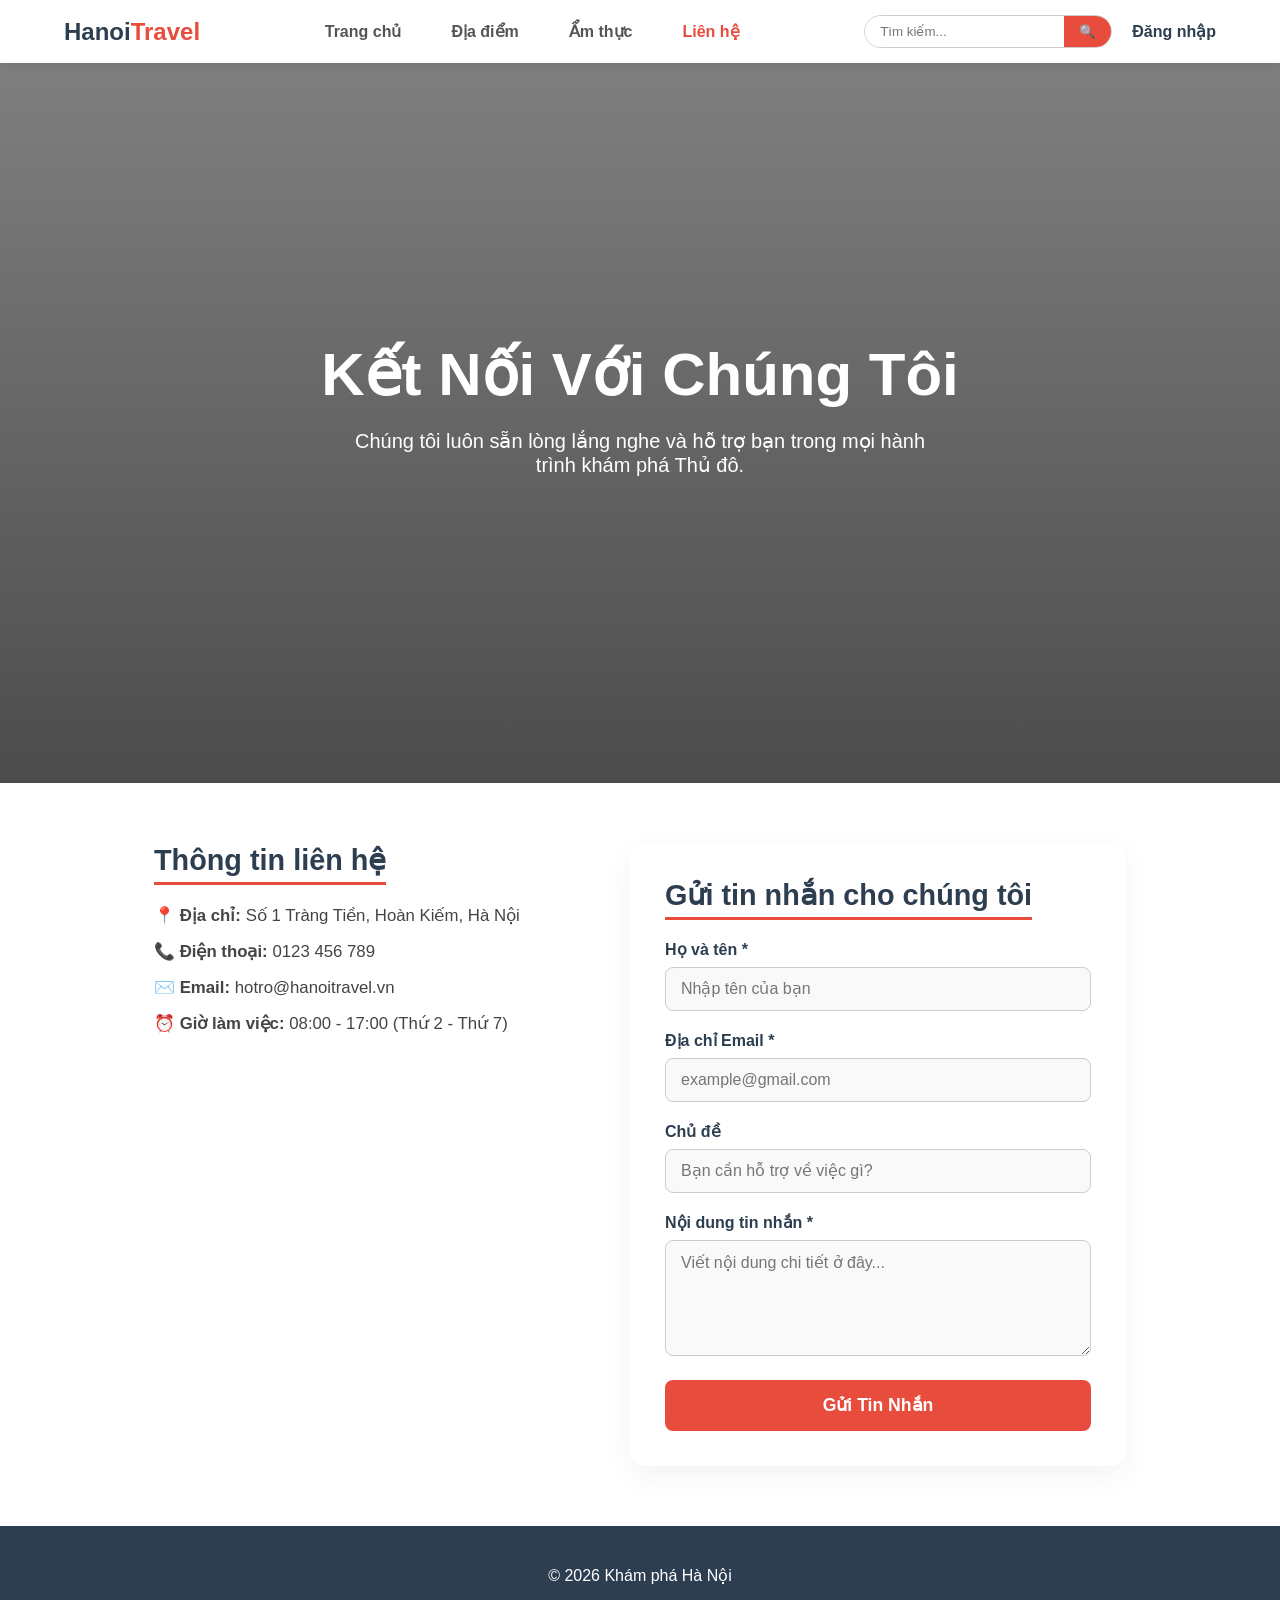
<file: lienhe.html>
<!doctype html>
<html lang="vi">
  <head>
    <meta charset="UTF-8" />
    <meta name="viewport" content="width=device-width, initial-scale=1.0" />
    <title>Liên hệ | Khám phá Hà Nội</title>
    <link rel="stylesheet" href="style.css" />
    <style>
      /* Thêm một chút CSS để phần báo lỗi trông chuyên nghiệp hơn */
      .error-message {
        color: #e74c3c;
        font-size: 14px;
        margin-top: 5px;
        display: block;
      }
      input.input-error {
        border: 2px solid #e74c3c !important;
      }
    </style>
  </head>
  <body>
    <header class="header">
      <div class="logo">
        <h2>Hanoi<span>Travel</span></h2>
      </div>

      <nav class="menu">
        <ul>
          <li><a href="index.html">Trang chủ</a></li>
          <li><a href="index.html#featured">Địa điểm</a></li>
          <li><a href="amthuc.html">Ẩm thực</a></li>
          <li><a href="lienhe.html" class="active">Liên hệ</a></li>
        </ul>
      </nav>

      <div class="header-right">
        <div class="tk">
          <input type="text" placeholder="Tìm kiếm..." />
          <button type="button">🔍</button>
        </div>
        <div class="auth-buttons">
          <a href="#" class="login">Đăng nhập</a>
        </div>
      </div>
    </header>

    <section class="banner banner-lienhe">
      <div class="banner-noidung">
        <h1>Kết Nối Với Chúng Tôi</h1>
        <p>
          Chúng tôi luôn sẵn lòng lắng nghe và hỗ trợ bạn trong mọi hành trình
          khám phá Thủ đô.
        </p>
      </div>
    </section>

    <main class="khu-vuc-lien-he">
      <div class="thong-tin-lh">
        <h3>Thông tin liên hệ</h3>
        <ul class="danh-sach-lh">
          <li>
            📍 <strong>Địa chỉ:</strong> Số 1 Tràng Tiền, Hoàn Kiếm, Hà Nội
          </li>
          <li>📞 <strong>Điện thoại:</strong> 0123 456 789</li>
          <li>✉️ <strong>Email:</strong> hotro@hanoitravel.vn</li>
          <li>
            ⏰ <strong>Giờ làm việc:</strong> 08:00 - 17:00 (Thứ 2 - Thứ 7)
          </li>
        </ul>
      </div>

      <div class="form-lh">
        <h3>Gửi tin nhắn cho chúng tôi</h3>

        <form id="contactForm">
          <div class="nhom-nhap-lieu">
            <label for="hoten">Họ và tên *</label>
            <input
              type="text"
              id="hoten"
              placeholder="Nhập tên của bạn"
              required
            />
            <span id="error-name" class="error-message"></span>
          </div>

          <div class="nhom-nhap-lieu">
            <label for="email">Địa chỉ Email *</label>
            <input
              type="email"
              id="email"
              placeholder="example@gmail.com"
              required
            />
          </div>

          <div class="nhom-nhap-lieu">
            <label for="tieude">Chủ đề</label>
            <input
              type="text"
              id="tieude"
              placeholder="Bạn cần hỗ trợ về việc gì?"
            />
          </div>

          <div class="nhom-nhap-lieu">
            <label for="noidung">Nội dung tin nhắn *</label>
            <textarea
              id="noidung"
              rows="5"
              placeholder="Viết nội dung chi tiết ở đây..."
              required
            ></textarea>
          </div>

          <button type="submit" class="nut-gui-tin">Gửi Tin Nhắn</button>
        </form>
      </div>
    </main>

    <footer class="footer">
      <div class="footer-content">
        <p>&copy; 2026 Khám phá Hà Nội</p>
      </div>
    </footer>

    <script>
      document
        .getElementById("contactForm")
        .addEventListener("submit", function (event) {
          const hoTenInput = document.getElementById("hoten");
          const errorSpan = document.getElementById("error-name");

          const valueWithoutSpaces = hoTenInput.value.replace(/\s+/g, "");

          // 3. Kiểm tra điều kiện: Nếu độ dài sau khi bỏ khoảng trắng <= 5
          if (valueWithoutSpaces.length <= 5) {
            // Hiện thông báo lỗi xuống dưới ô nhập
            errorSpan.innerText = "Họ tên phải có ít nhất 6 ký tự ";

            // Thêm viền đỏ cho ô nhập để dễ nhận biết
            hoTenInput.classList.add("input-error");

            // Ngăn form gửi đi (quan trọng nhất)
            event.preventDefault();
          } else {
            // Nếu hợp lệ: Xóa thông báo lỗi và gửi form
            errorSpan.innerText = "";
            hoTenInput.classList.remove("input-error");
            alert("Cảm ơn bạn! Tin nhắn của bạn đã được gửi thành công.");

            // Tùy chọn: Tải lại trang sau khi gửi thành công
            // window.location.reload();
          }
        });

      // Thêm sự kiện khi người dùng gõ lại thì xóa viền đỏ lỗi ngay lập tức
      document.getElementById("hoten").addEventListener("input", function () {
        if (this.value.replace(/\s+/g, "").length > 5) {
          document.getElementById("error-name").innerText = "";
          this.classList.remove("input-error");
        }
      });
    </script>
  </body>
</html>
</file>
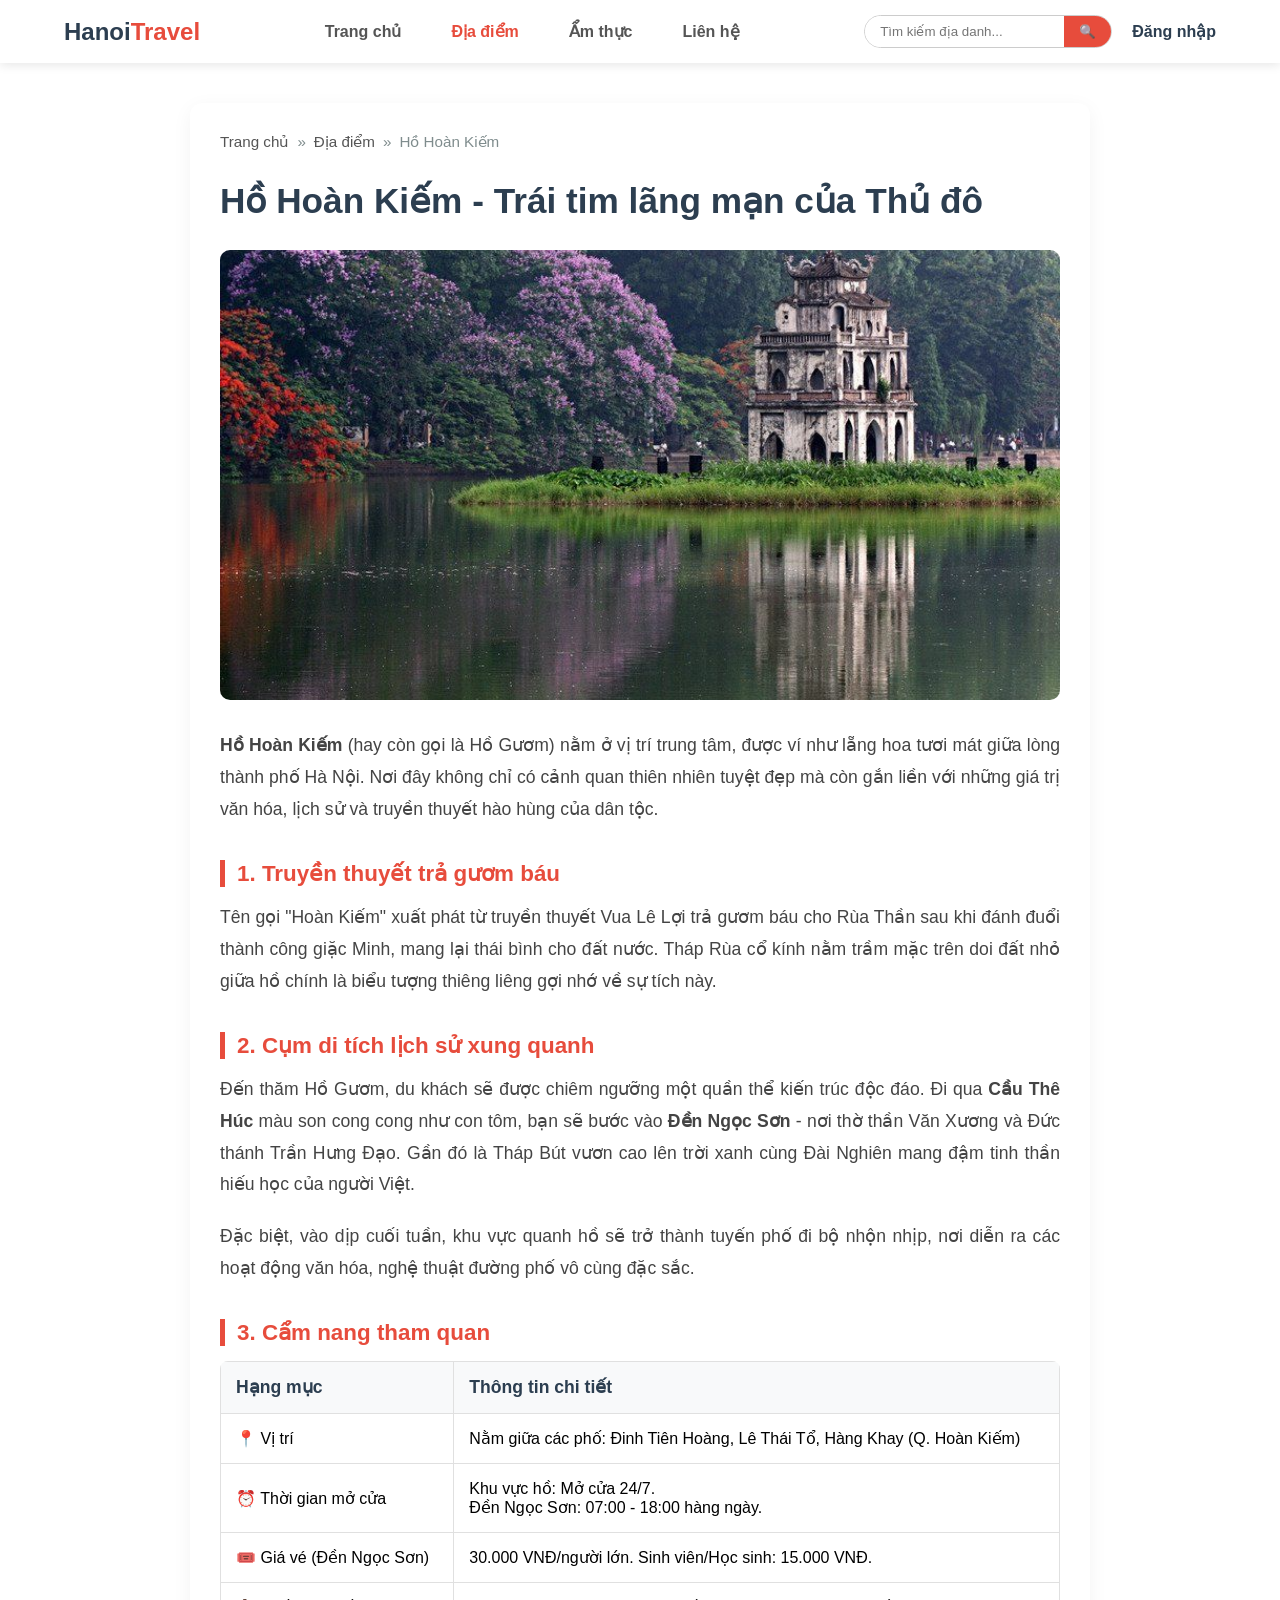
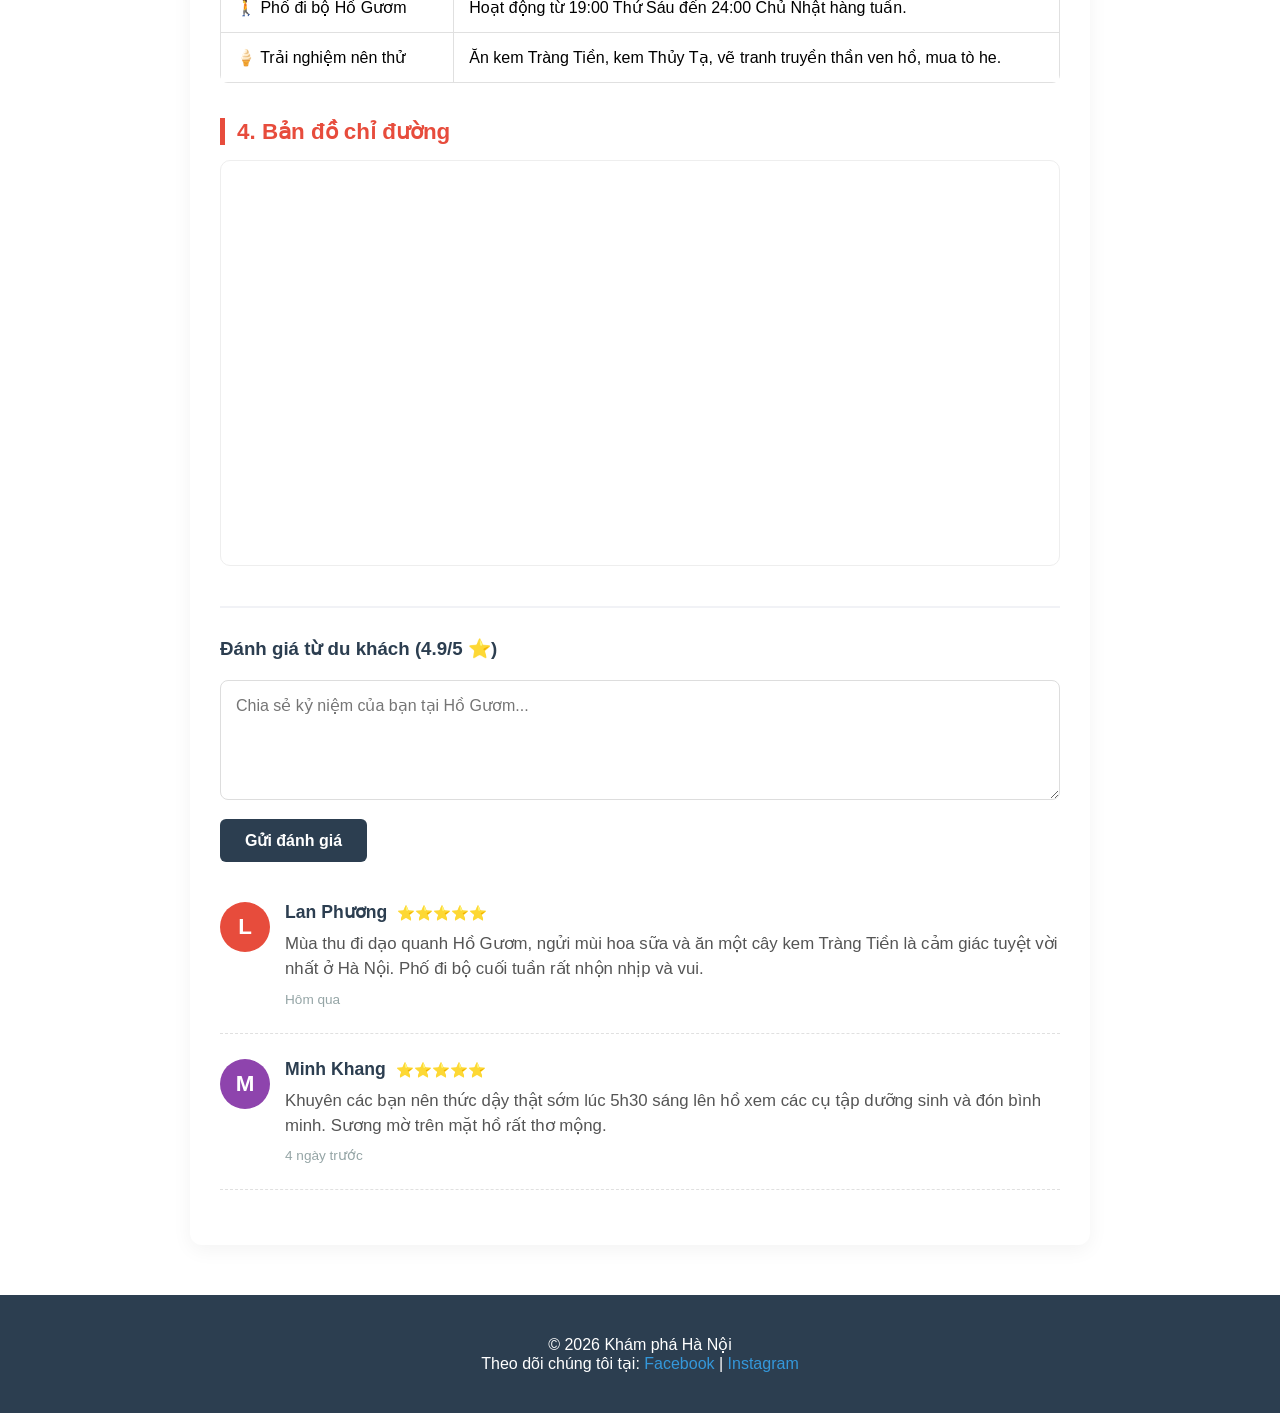
<file: diadiem/hohoankiem.html>
<!doctype html>
<html lang="vi">
  <head>
    <meta charset="UTF-8" />
    <meta name="viewport" content="width=device-width, initial-scale=1.0" />
    <title>Hồ Hoàn Kiếm</title>
    <link rel="stylesheet" href="/style.css" />
  </head>
  <body>
    <header class="header">
      <div class="logo">
        <h2>Hanoi<span>Travel</span></h2>
      </div>
      <nav class="menu">
        <ul>
          <li><a href="/index.html">Trang chủ</a></li>
          <li>
            <a href="/index.html#featured" class="active">Địa điểm</a>
          </li>
          <li><a href="/amthuc.html">Ẩm thực</a></li>
          <li><a href="/lienhe.html">Liên hệ</a></li>
        </ul>
      </nav>
      <div class="header-right">
        <div class="tk">
          <input type="text" placeholder="Tìm kiếm địa danh..." />
          <button type="button">🔍</button>
        </div>
        <div class="auth-buttons">
          <a href="#" class="login">Đăng nhập</a>
        </div>
      </div>
    </header>

    <main class="trang-chitiet">
      <ul class="dieuhuong">
        <li><a href="/index.html">Trang chủ</a></li>
        <li>»</li>
        <li><a href="/index.html#featured">Địa điểm</a></li>
        <li>»</li>
        <li>Hồ Hoàn Kiếm</li>
      </ul>

      <div class="phan-dau-chitiet">
        <h1>Hồ Hoàn Kiếm - Trái tim lãng mạn của Thủ đô</h1>
        <div class="anh-bia">
          <img src="/img/hoankiem.jpg" alt="Hồ Hoàn Kiếm" />
        </div>
      </div>

      <div class="noidung-baiviet">
        <p>
          <strong>Hồ Hoàn Kiếm</strong> (hay còn gọi là Hồ Gươm) nằm ở vị trí
          trung tâm, được ví như lẵng hoa tươi mát giữa lòng thành phố Hà Nội.
          Nơi đây không chỉ có cảnh quan thiên nhiên tuyệt đẹp mà còn gắn liền
          với những giá trị văn hóa, lịch sử và truyền thuyết hào hùng của dân
          tộc.
        </p>

        <h3>1. Truyền thuyết trả gươm báu</h3>
        <p>
          Tên gọi "Hoàn Kiếm" xuất phát từ truyền thuyết Vua Lê Lợi trả gươm báu
          cho Rùa Thần sau khi đánh đuổi thành công giặc Minh, mang lại thái
          bình cho đất nước. Tháp Rùa cổ kính nằm trầm mặc trên doi đất nhỏ giữa
          hồ chính là biểu tượng thiêng liêng gợi nhớ về sự tích này.
        </p>

        <h3>2. Cụm di tích lịch sử xung quanh</h3>
        <p>
          Đến thăm Hồ Gươm, du khách sẽ được chiêm ngưỡng một quần thể kiến trúc
          độc đáo. Đi qua <strong>Cầu Thê Húc</strong> màu son cong cong như con
          tôm, bạn sẽ bước vào <strong>Đền Ngọc Sơn</strong> - nơi thờ thần Văn
          Xương và Đức thánh Trần Hưng Đạo. Gần đó là Tháp Bút vươn cao lên trời
          xanh cùng Đài Nghiên mang đậm tinh thần hiếu học của người Việt.
        </p>
        <p>
          Đặc biệt, vào dịp cuối tuần, khu vực quanh hồ sẽ trở thành tuyến phố
          đi bộ nhộn nhịp, nơi diễn ra các hoạt động văn hóa, nghệ thuật đường
          phố vô cùng đặc sắc.
        </p>

        <h3>3. Cẩm nang tham quan</h3>
        <table class="bangthongtin">
          <tr>
            <th>Hạng mục</th>
            <th>Thông tin chi tiết</th>
          </tr>
          <tr>
            <td>📍 Vị trí</td>
            <td>
              Nằm giữa các phố: Đinh Tiên Hoàng, Lê Thái Tổ, Hàng Khay (Q. Hoàn
              Kiếm)
            </td>
          </tr>
          <tr>
            <td>⏰ Thời gian mở cửa</td>
            <td>
              Khu vực hồ: Mở cửa 24/7. <br />Đền Ngọc Sơn: 07:00 - 18:00 hàng
              ngày.
            </td>
          </tr>
          <tr>
            <td>🎟️ Giá vé (Đền Ngọc Sơn)</td>
            <td>30.000 VNĐ/người lớn. Sinh viên/Học sinh: 15.000 VNĐ.</td>
          </tr>
          <tr>
            <td>🚶 Phố đi bộ Hồ Gươm</td>
            <td>Hoạt động từ 19:00 Thứ Sáu đến 24:00 Chủ Nhật hàng tuần.</td>
          </tr>
          <tr>
            <td>🍦 Trải nghiệm nên thử</td>
            <td>
              Ăn kem Tràng Tiền, kem Thủy Tạ, vẽ tranh truyền thần ven hồ, mua
              tò he.
            </td>
          </tr>
        </table>

        <h3>4. Bản đồ chỉ đường</h3>
        <div class="ban-do">
          <iframe
            src="https://www.google.com/maps/embed?pb=!1m18!1m12!1m3!1d3724.0955613864147!2d105.84906941540232!3d21.02886029314981!2m3!1f0!2f0!3f0!3m2!1i1024!2i768!4f13.1!3m3!1m2!1s0x3135ab953357c995%3A0x1babf6bb4f9a20e!2zSOG7kyBIb8OgbiBLaeG6v20!5e0!3m2!1svi!2s!4v1700000000000!5m2!1svi!2s"
            width="100%"
            height="400"
            style="border: 0"
            allowfullscreen=""
            loading="lazy"
            referrerpolicy="no-referrer-when-downgrade"
          ></iframe>
        </div>
      </div>

      <div class="khu-vuc-binh-luan">
        <h3>Đánh giá từ du khách (4.9/5 ⭐)</h3>

        <form class="form-binh-luan">
          <textarea
            placeholder="Chia sẻ kỷ niệm của bạn tại Hồ Gươm..."
          ></textarea>
          <button type="reset" class="guidanhgia">Gửi đánh giá</button>
        </form>

        <div class="danh-sach-binh-luan">
          <div class="item-binh-luan">
            <div class="avatar" style="background: #e74c3c">L</div>
            <div class="noidung-bl">
              <h4>Lan Phương <span class="sao">⭐⭐⭐⭐⭐</span></h4>
              <p>
                Mùa thu đi dạo quanh Hồ Gươm, ngửi mùi hoa sữa và ăn một cây kem
                Tràng Tiền là cảm giác tuyệt vời nhất ở Hà Nội. Phố đi bộ cuối
                tuần rất nhộn nhịp và vui.
              </p>
              <span class="thoigian">Hôm qua</span>
            </div>
          </div>

          <div class="item-binh-luan">
            <div class="avatar" style="background: #8e44ad">M</div>
            <div class="noidung-bl">
              <h4>Minh Khang <span class="sao">⭐⭐⭐⭐⭐</span></h4>
              <p>
                Khuyên các bạn nên thức dậy thật sớm lúc 5h30 sáng lên hồ xem
                các cụ tập dưỡng sinh và đón bình minh. Sương mờ trên mặt hồ rất
                thơ mộng.
              </p>
              <span class="thoigian">4 ngày trước</span>
            </div>
          </div>
        </div>
      </div>
    </main>

    <footer class="footer">
      <div class="footer-content">
        <p>© 2026 Khám phá Hà Nội</p>
        <p>
          Theo dõi chúng tôi tại: <a href="#">Facebook</a> |
          <a href="#">Instagram</a>
        </p>
      </div>
    </footer>
  </body>
</html>
</file>
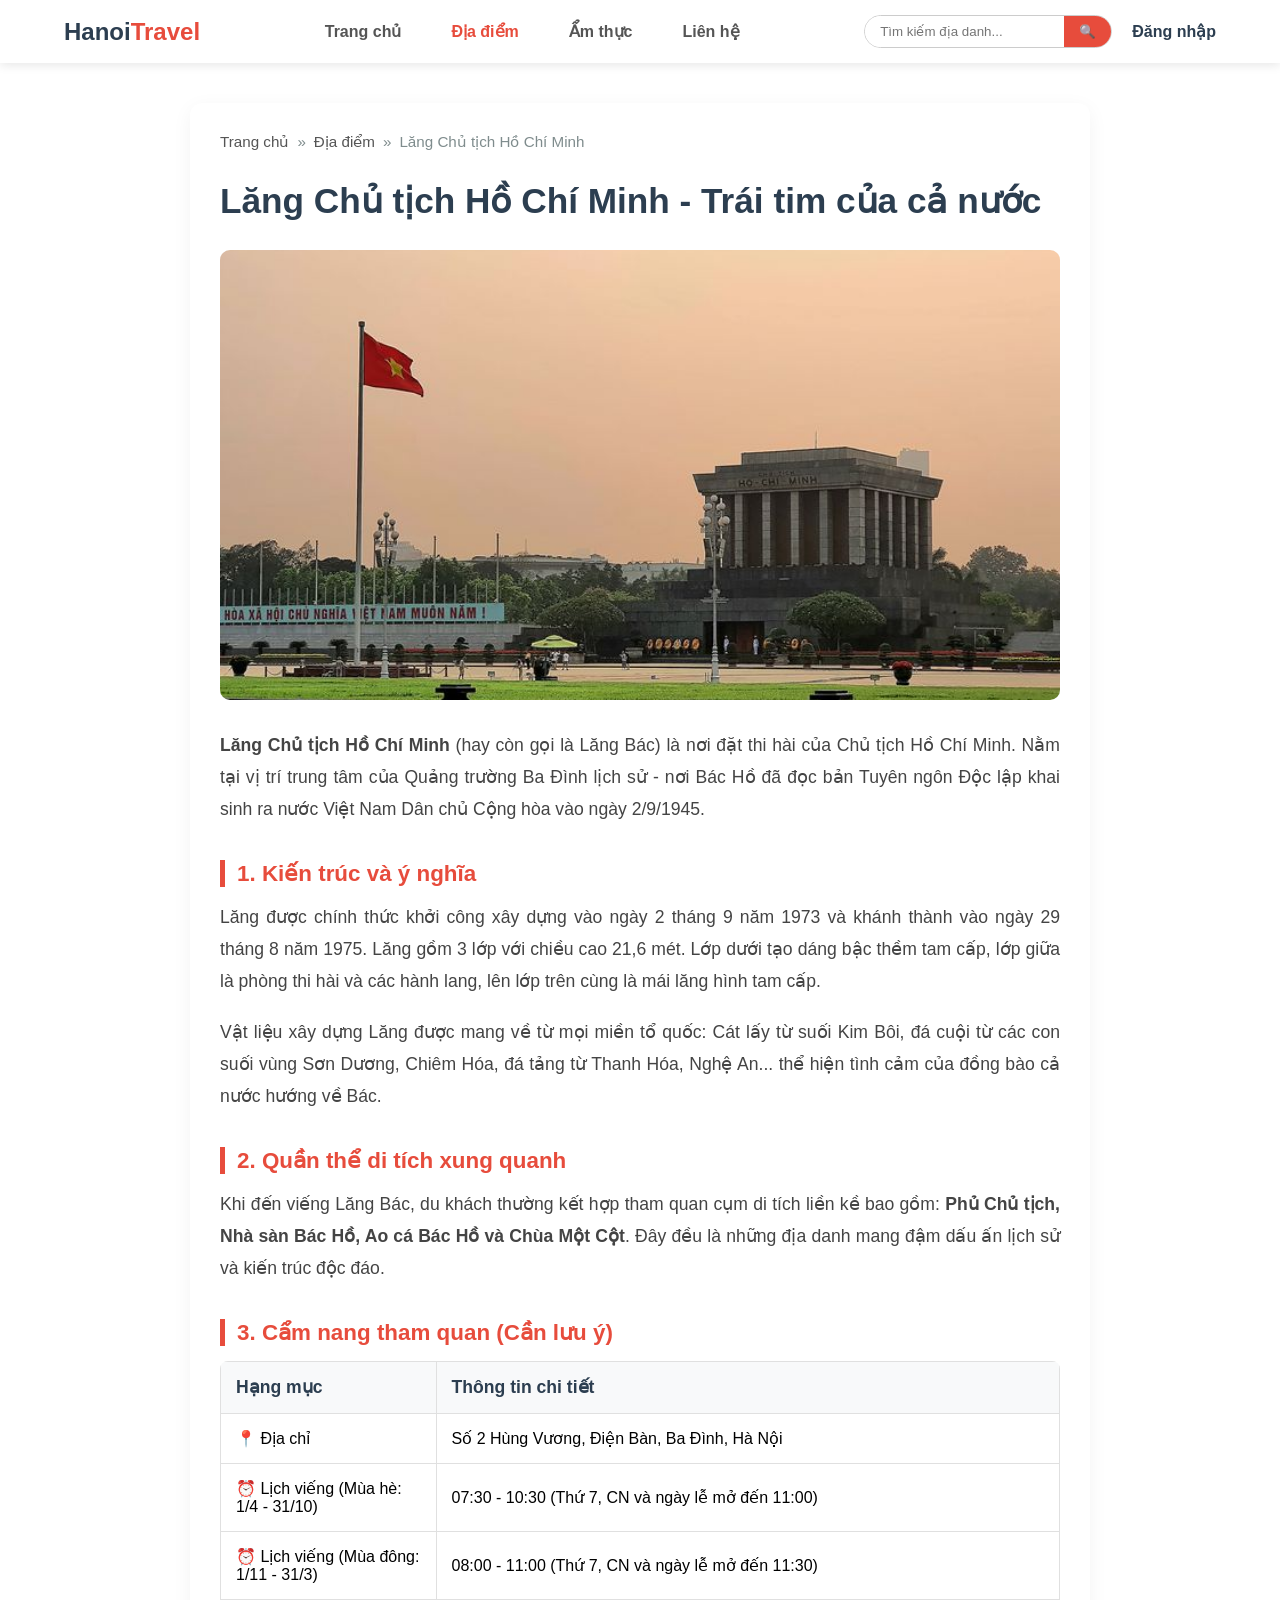
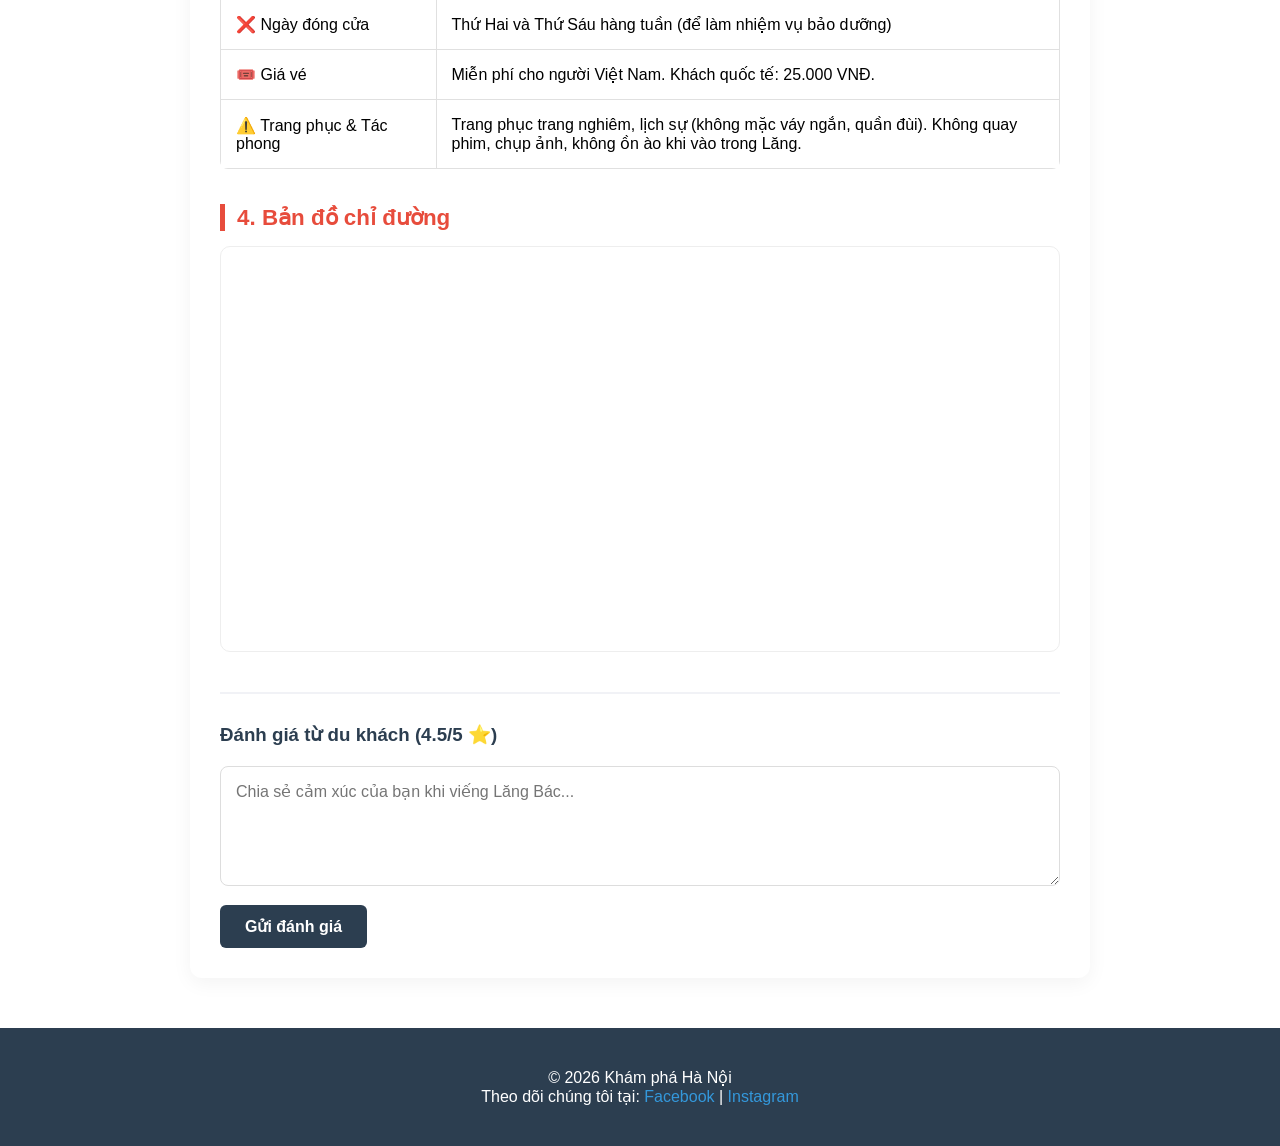
<file: diadiem/lang.html>
<!doctype html>
<html lang="vi">
  <head>
    <meta charset="UTF-8" />
    <meta name="viewport" content="width=device-width, initial-scale=1.0" />
    <title>Lăng Chủ tịch Hồ Chí Minh</title>
    <link rel="stylesheet" href="/style.css" />
  </head>
  <body>
    <header class="header">
      <div class="logo">
        <h2>Hanoi<span>Travel</span></h2>
      </div>
      <nav class="menu">
        <ul>
          <li><a href="/index.html">Trang chủ</a></li>
          <li>
            <a href="/index.html#featured" class="active">Địa điểm</a>
          </li>
          <li><a href="/amthuc.html">Ẩm thực</a></li>
          <li><a href="/lienhe.html">Liên hệ</a></li>
        </ul>
      </nav>
      <div class="header-right">
        <div class="tk">
          <input type="text" placeholder="Tìm kiếm địa danh..." />
          <button type="button">🔍</button>
        </div>
        <div class="auth-buttons">
          <a href="#" class="login">Đăng nhập</a>
        </div>
      </div>
    </header>

    <main class="trang-chitiet">
      <ul class="dieuhuong">
        <li><a href="/index.html">Trang chủ</a></li>
        <li>»</li>
        <li><a href="/index.html#featured">Địa điểm</a></li>
        <li>»</li>
        <li>Lăng Chủ tịch Hồ Chí Minh</li>
      </ul>

      <div class="phan-dau-chitiet">
        <h1>Lăng Chủ tịch Hồ Chí Minh - Trái tim của cả nước</h1>
        <div class="anh-bia">
          <img src="/img/lang.jpg" alt="Lăng Bác"/>
        </div>
      </div>

      <div class="noidung-baiviet">
        <p>
          <strong>Lăng Chủ tịch Hồ Chí Minh</strong> (hay còn gọi là Lăng Bác)
          là nơi đặt thi hài của Chủ tịch Hồ Chí Minh. Nằm tại vị trí trung tâm
          của Quảng trường Ba Đình lịch sử - nơi Bác Hồ đã đọc bản Tuyên ngôn
          Độc lập khai sinh ra nước Việt Nam Dân chủ Cộng hòa vào ngày 2/9/1945.
        </p>

        <h3>1. Kiến trúc và ý nghĩa</h3>
        <p>
          Lăng được chính thức khởi công xây dựng vào ngày 2 tháng 9 năm 1973 và
          khánh thành vào ngày 29 tháng 8 năm 1975. Lăng gồm 3 lớp với chiều cao
          21,6 mét. Lớp dưới tạo dáng bậc thềm tam cấp, lớp giữa là phòng thi
          hài và các hành lang, lên lớp trên cùng là mái lăng hình tam cấp.
        </p>
        <p>
          Vật liệu xây dựng Lăng được mang về từ mọi miền tổ quốc: Cát lấy từ
          suối Kim Bôi, đá cuội từ các con suối vùng Sơn Dương, Chiêm Hóa, đá
          tảng từ Thanh Hóa, Nghệ An... thể hiện tình cảm của đồng bào cả nước
          hướng về Bác.
        </p>

        <h3>2. Quần thể di tích xung quanh</h3>
        <p>
          Khi đến viếng Lăng Bác, du khách thường kết hợp tham quan cụm di tích
          liền kề bao gồm:
          <strong
            >Phủ Chủ tịch, Nhà sàn Bác Hồ, Ao cá Bác Hồ và Chùa Một Cột</strong
          >. Đây đều là những địa danh mang đậm dấu ấn lịch sử và kiến trúc độc
          đáo.
        </p>

        <h3>3. Cẩm nang tham quan (Cần lưu ý)</h3>
        <table class="bangthongtin">
          <tr>
            <th>Hạng mục</th>
            <th>Thông tin chi tiết</th>
          </tr>
          <tr>
            <td>📍 Địa chỉ</td>
            <td>Số 2 Hùng Vương, Điện Bàn, Ba Đình, Hà Nội</td>
          </tr>
          <tr>
            <td>⏰ Lịch viếng (Mùa hè: 1/4 - 31/10)</td>
            <td>07:30 - 10:30 (Thứ 7, CN và ngày lễ mở đến 11:00)</td>
          </tr>
          <tr>
            <td>⏰ Lịch viếng (Mùa đông: 1/11 - 31/3)</td>
            <td>08:00 - 11:00 (Thứ 7, CN và ngày lễ mở đến 11:30)</td>
          </tr>
          <tr>
            <td>❌ Ngày đóng cửa</td>
            <td>Thứ Hai và Thứ Sáu hàng tuần (để làm nhiệm vụ bảo dưỡng)</td>
          </tr>
          <tr>
            <td>🎟️ Giá vé</td>
            <td>Miễn phí cho người Việt Nam. Khách quốc tế: 25.000 VNĐ.</td>
          </tr>
          <tr>
            <td>⚠️ Trang phục & Tác phong</td>
            <td>
              Trang phục trang nghiêm, lịch sự (không mặc váy ngắn, quần đùi).
              Không quay phim, chụp ảnh, không ồn ào khi vào trong Lăng.
            </td>
          </tr>
        </table>

        <h3>4. Bản đồ chỉ đường</h3>
        <div class="ban-do">
          <iframe
            src="https://www.google.com/maps/embed?pb=!1m18!1m12!1m3!1d3723.9261899147573!2d105.83226591533221!3d21.035637292922756!2m3!1f0!2f0!3f0!3m2!1i1024!2i768!4f13.1!3m3!1m2!1s0x3135aba15ec15d17%3A0x620e85c2cfe14d4c!2zTMSDbmcgQ2jhu6cgdOG7i2NoIEjhu5MgQ2jDrSBNaW5o!5e0!3m2!1svi!2s!4v1680000000000!5m2!1svi!2s"
            width="100%"
            height="400"
            style="border: 0"
            allowfullscreen=""
            loading="lazy"
            referrerpolicy="no-referrer-when-downgrade"
          ></iframe>
        </div>
      </div>

      <div class="khu-vuc-binh-luan">
        <h3>Đánh giá từ du khách (4.5/5 ⭐)</h3>

        <form class="form-binh-luan">
          <textarea
            placeholder="Chia sẻ cảm xúc của bạn khi viếng Lăng Bác..."
          ></textarea>
          <button type="reset" class="guidanhgia">Gửi đánh giá</button>
        </form>
          </div>
        </div>
      </div>
    </main>
    <footer class="footer">
      <div class="footer-content">
        <p>&copy; 2026 Khám phá Hà Nội</p>
        <p>
          Theo dõi chúng tôi tại: <a href="#">Facebook</a> |
          <a href="#">Instagram</a>
        </p>
      </div>
    </footer>
  </body>
</html>
</file>
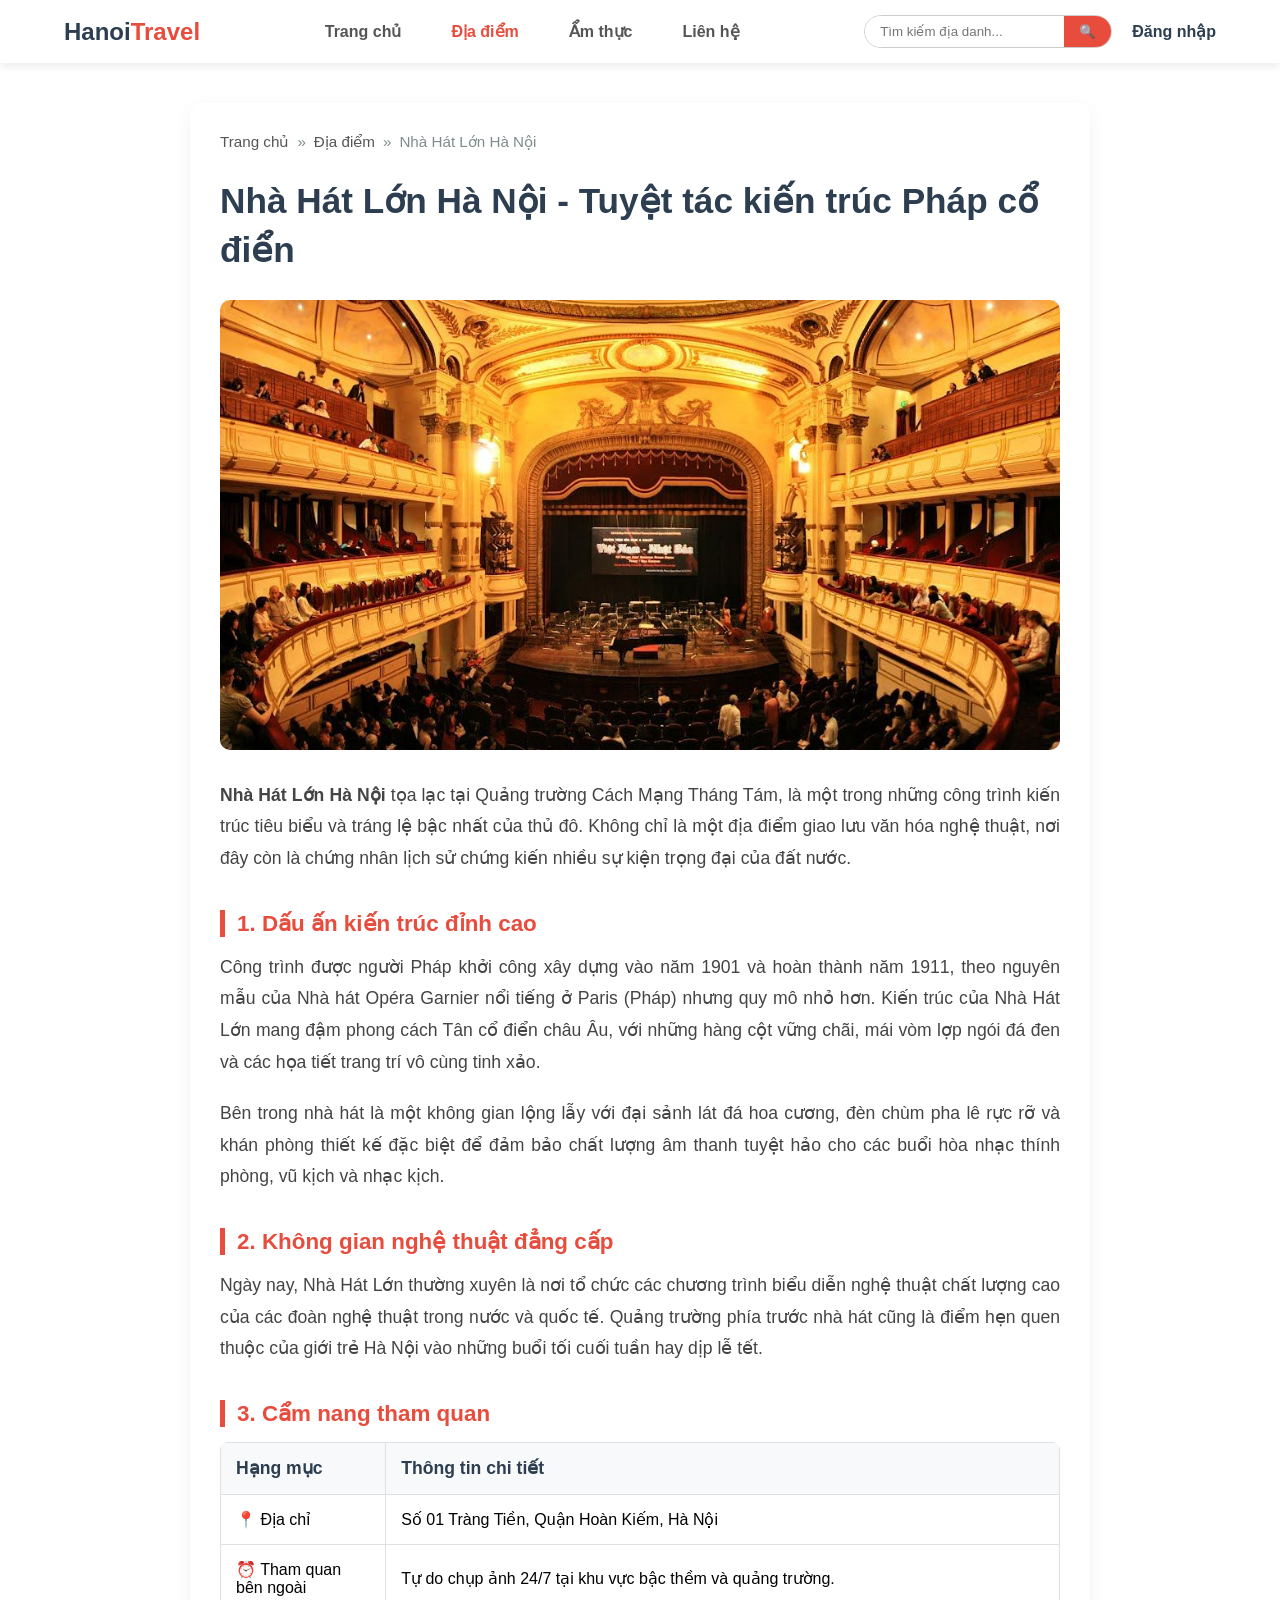
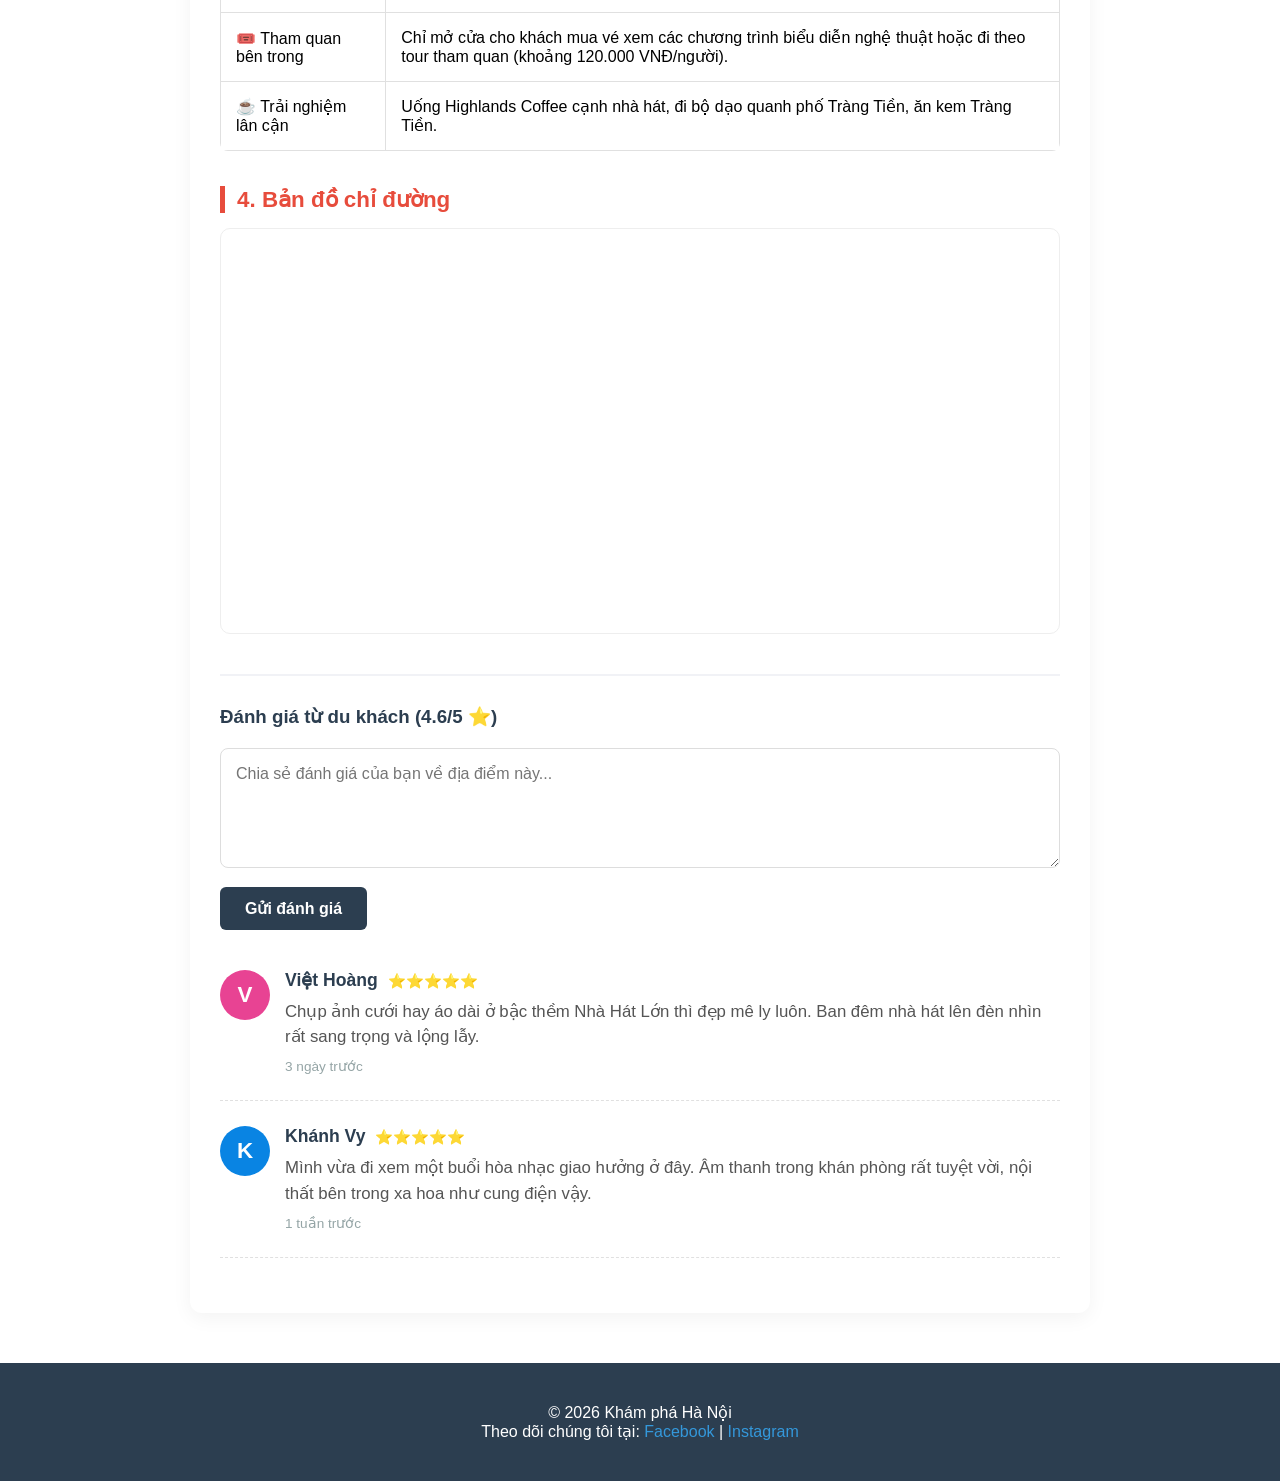
<file: diadiem/nhahat.html>
<!doctype html>
<html lang="vi">
  <head>
    <meta charset="UTF-8" />
    <meta name="viewport" content="width=device-width, initial-scale=1.0" />
    <title>Nhà Hát Lớn Hà Nội</title>
    <link rel="stylesheet" href="/style.css" />
  </head>
  <body>
    <header class="header">
      <div class="logo">
        <h2>Hanoi<span>Travel</span></h2>
      </div>
      <nav class="menu">
        <ul>
          <li><a href="/index.html">Trang chủ</a></li>
          <li>
            <a href="/index.html#featured" class="active">Địa điểm</a>
          </li>
          <li><a href="/amthuc.html">Ẩm thực</a></li>
          <li><a href="/lienhe.html">Liên hệ</a></li>
        </ul>
      </nav>
      <div class="header-right">
        <div class="tk">
          <input type="text" placeholder="Tìm kiếm địa danh..." />
          <button type="button">🔍</button>
        </div>
        <div class="auth-buttons">
          <a href="#" class="login">Đăng nhập</a>
        </div>
      </div>
    </header>

    <main class="trang-chitiet">
      <ul class="dieuhuong">
        <li><a href="/index.html">Trang chủ</a></li>
        <li>»</li>
        <li><a href="/index.html#featured">Địa điểm</a></li>
        <li>»</li>
        <li>Nhà Hát Lớn Hà Nội</li>
      </ul>

      <div class="phan-dau-chitiet">
        <h1>Nhà Hát Lớn Hà Nội - Tuyệt tác kiến trúc Pháp cổ điển</h1>
        <div class="anh-bia">
          <img src="/img/nhahat.jpg" alt="Nhà Hát Lớn Hà Nội" />
        </div>
      </div>

      <div class="noidung-baiviet">
        <p>
          <strong>Nhà Hát Lớn Hà Nội</strong> tọa lạc tại Quảng trường Cách Mạng
          Tháng Tám, là một trong những công trình kiến trúc tiêu biểu và tráng
          lệ bậc nhất của thủ đô. Không chỉ là một địa điểm giao lưu văn hóa
          nghệ thuật, nơi đây còn là chứng nhân lịch sử chứng kiến nhiều sự kiện
          trọng đại của đất nước.
        </p>

        <h3>1. Dấu ấn kiến trúc đỉnh cao</h3>
        <p>
          Công trình được người Pháp khởi công xây dựng vào năm 1901 và hoàn
          thành năm 1911, theo nguyên mẫu của Nhà hát Opéra Garnier nổi tiếng ở
          Paris (Pháp) nhưng quy mô nhỏ hơn. Kiến trúc của Nhà Hát Lớn mang đậm
          phong cách Tân cổ điển châu Âu, với những hàng cột vững chãi, mái vòm
          lợp ngói đá đen và các họa tiết trang trí vô cùng tinh xảo.
        </p>
        <p>
          Bên trong nhà hát là một không gian lộng lẫy với đại sảnh lát đá hoa
          cương, đèn chùm pha lê rực rỡ và khán phòng thiết kế đặc biệt để đảm
          bảo chất lượng âm thanh tuyệt hảo cho các buổi hòa nhạc thính phòng,
          vũ kịch và nhạc kịch.
        </p>

        <h3>2. Không gian nghệ thuật đẳng cấp</h3>
        <p>
          Ngày nay, Nhà Hát Lớn thường xuyên là nơi tổ chức các chương trình
          biểu diễn nghệ thuật chất lượng cao của các đoàn nghệ thuật trong nước
          và quốc tế. Quảng trường phía trước nhà hát cũng là điểm hẹn quen
          thuộc của giới trẻ Hà Nội vào những buổi tối cuối tuần hay dịp lễ tết.
        </p>

        <h3>3. Cẩm nang tham quan</h3>
        <table class="bangthongtin">
          <tr>
            <th>Hạng mục</th>
            <th>Thông tin chi tiết</th>
          </tr>
          <tr>
            <td>📍 Địa chỉ</td>
            <td>Số 01 Tràng Tiền, Quận Hoàn Kiếm, Hà Nội</td>
          </tr>
          <tr>
            <td>⏰ Tham quan bên ngoài</td>
            <td>Tự do chụp ảnh 24/7 tại khu vực bậc thềm và quảng trường.</td>
          </tr>
          <tr>
            <td>🎟️ Tham quan bên trong</td>
            <td>
              Chỉ mở cửa cho khách mua vé xem các chương trình biểu diễn nghệ
              thuật hoặc đi theo tour tham quan (khoảng 120.000 VNĐ/người).
            </td>
          </tr>
          <tr>
            <td>☕ Trải nghiệm lân cận</td>
            <td>
              Uống Highlands Coffee cạnh nhà hát, đi bộ dạo quanh phố Tràng
              Tiền, ăn kem Tràng Tiền.
            </td>
          </tr>
        </table>

        <h3>4. Bản đồ chỉ đường</h3>
        <div class="ban-do">
          <iframe
            src="https://maps.google.com/maps?q=Nhà%20Hát%20Lớn%20Hà%20Nội&t=&z=16&ie=UTF8&iwloc=&output=embed"
            width="100%"
            height="400"
            style="border: 0"
            allowfullscreen=""
            loading="lazy"
            <!-- referrerpolicy="no-referrer-when-downgrade"  -->
          ></iframe>
        </div>
      </div>

      <div class="khu-vuc-binh-luan">
        <h3>Đánh giá từ du khách (4.6/5 ⭐)</h3>

        <form class="form-binh-luan">
          <textarea
            required
            placeholder="Chia sẻ đánh giá của bạn về địa điểm này..."
          ></textarea>

          <button type="reset" class="guidanhgia">Gửi đánh giá</button>
        </form>
        <div class="danh-sach-binh-luan">
          <div class="item-binh-luan">
            <div class="avatar" style="background: #e84393">V</div>
            <div class="noidung-bl">
              <h4>Việt Hoàng <span class="sao">⭐⭐⭐⭐⭐</span></h4>
              <p>
                Chụp ảnh cưới hay áo dài ở bậc thềm Nhà Hát Lớn thì đẹp mê ly
                luôn. Ban đêm nhà hát lên đèn nhìn rất sang trọng và lộng lẫy.
              </p>
              <span class="thoigian">3 ngày trước</span>
            </div>
          </div>

          <div class="item-binh-luan">
            <div class="avatar" style="background: #0984e3">K</div>
            <div class="noidung-bl">
              <h4>Khánh Vy <span class="sao">⭐⭐⭐⭐⭐</span></h4>
              <p>
                Mình vừa đi xem một buổi hòa nhạc giao hưởng ở đây. Âm thanh
                trong khán phòng rất tuyệt vời, nội thất bên trong xa hoa như
                cung điện vậy.
              </p>
              <span class="thoigian">1 tuần trước</span>
            </div>
          </div>
        </div>
      </div>
    </main>

    <footer class="footer">
      <div class="footer-content">
        <p>© 2026 Khám phá Hà Nội</p>
        <p>
          Theo dõi chúng tôi tại: <a href="#">Facebook</a> |
          <a href="#">Instagram</a>
        </p>
      </div>
    </footer>
  </body>
</html>
</file>
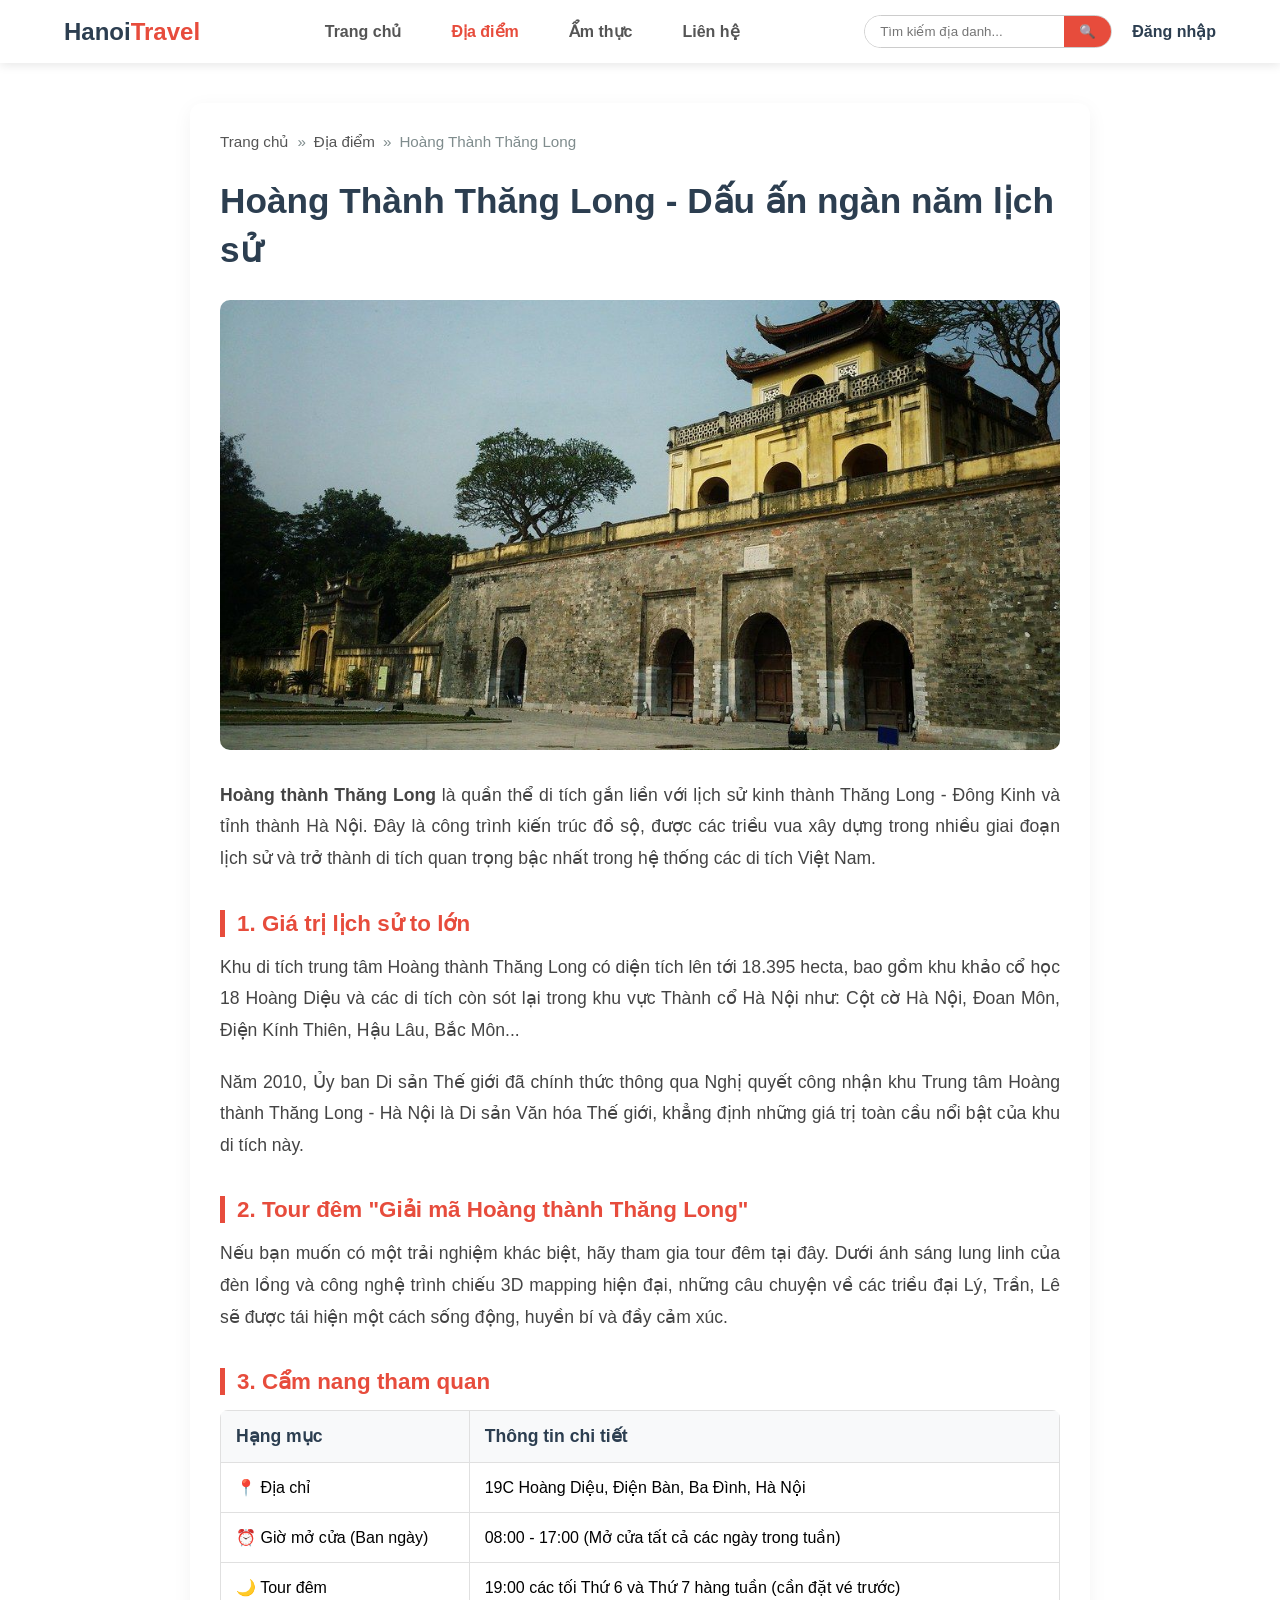
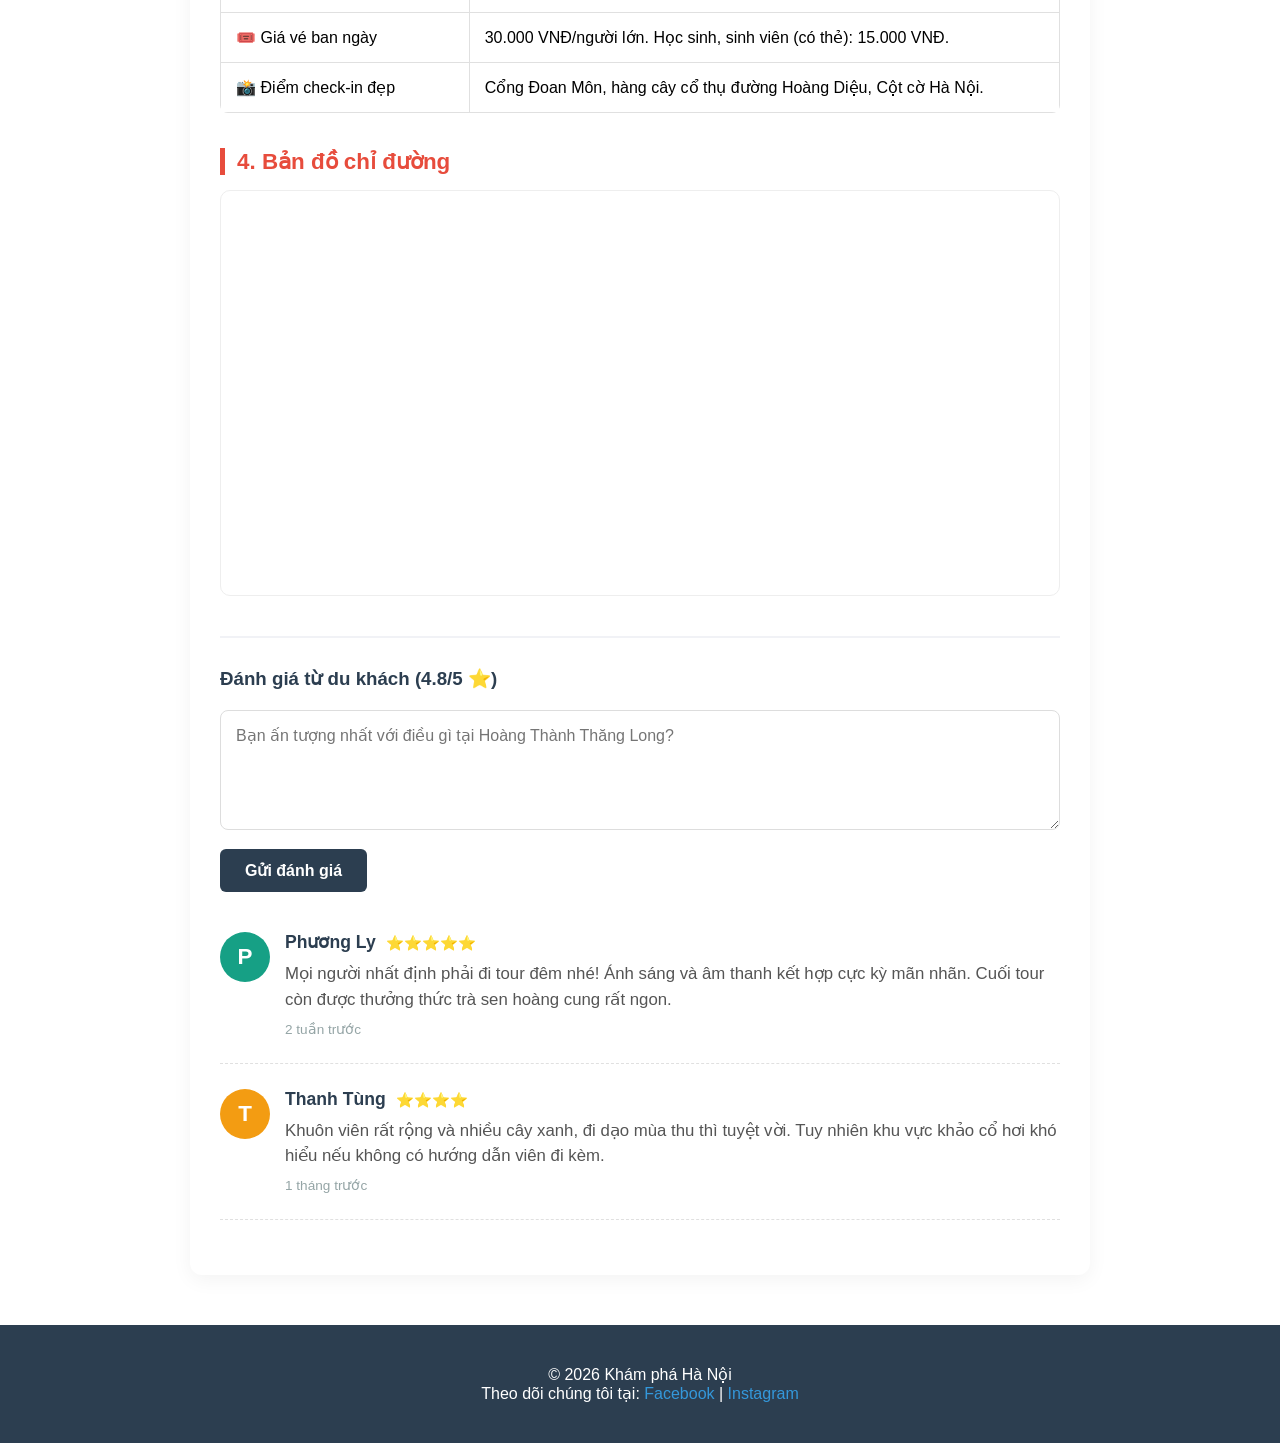
<file: diadiem/thanglong.html>
<!doctype html>
<html lang="vi">
  <head>
    <meta charset="UTF-8" />
    <meta name="viewport" content="width=device-width, initial-scale=1.0" />
    <title>Hoàng Thành Thăng Long</title>
    <link rel="stylesheet" href="/style.css" />
  </head>
  <body>
    <header class="header">
      <div class="logo">
        <h2>Hanoi<span>Travel</span></h2>
      </div>
      <nav class="menu">
        <ul>
          <li><a href="/index.html">Trang chủ</a></li>
          <li>
            <a href="/index.html#featured" class="active">Địa điểm</a>
          </li>
          <li><a href="/amthuc.html">Ẩm thực</a></li>
          <li><a href="/lienhe.html">Liên hệ</a></li>
        </ul>
      </nav>
      <div class="header-right">
        <div class="tk">
          <input type="text" placeholder="Tìm kiếm địa danh..." />
          <button type="button">🔍</button>
        </div>
        <div class="auth-buttons">
          <a href="#" class="login">Đăng nhập</a>
        </div>
      </div>
    </header>

    <main class="trang-chitiet">
      <ul class="dieuhuong">
        <li><a href="/index.html">Trang chủ</a></li>
        <li>»</li>
        <li><a href="/index.html#featured">Địa điểm</a></li>
        <li>»</li>
        <li>Hoàng Thành Thăng Long</li>
      </ul>

      <div class="phan-dau-chitiet">
        <h1>Hoàng Thành Thăng Long - Dấu ấn ngàn năm lịch sử</h1>
        <div class="anh-bia">
          <img
            src="/img/thanglong.jpg"
            alt="Đoan Môn - Hoàng Thành Thăng Long"
          />
        </div>
      </div>

      <div class="noidung-baiviet">
        <p>
          <strong>Hoàng thành Thăng Long</strong> là quần thể di tích gắn liền
          với lịch sử kinh thành Thăng Long - Đông Kinh và tỉnh thành Hà Nội.
          Đây là công trình kiến trúc đồ sộ, được các triều vua xây dựng trong
          nhiều giai đoạn lịch sử và trở thành di tích quan trọng bậc nhất trong
          hệ thống các di tích Việt Nam.
        </p>

        <h3>1. Giá trị lịch sử to lớn</h3>
        <p>
          Khu di tích trung tâm Hoàng thành Thăng Long có diện tích lên tới
          18.395 hecta, bao gồm khu khảo cổ học 18 Hoàng Diệu và các di tích còn
          sót lại trong khu vực Thành cổ Hà Nội như: Cột cờ Hà Nội, Đoan Môn,
          Điện Kính Thiên, Hậu Lâu, Bắc Môn...
        </p>
        <p>
          Năm 2010, Ủy ban Di sản Thế giới đã chính thức thông qua Nghị quyết
          công nhận khu Trung tâm Hoàng thành Thăng Long - Hà Nội là Di sản Văn
          hóa Thế giới, khẳng định những giá trị toàn cầu nổi bật của khu di
          tích này.
        </p>

        <h3>2. Tour đêm "Giải mã Hoàng thành Thăng Long"</h3>
        <p>
          Nếu bạn muốn có một trải nghiệm khác biệt, hãy tham gia tour đêm tại
          đây. Dưới ánh sáng lung linh của đèn lồng và công nghệ trình chiếu 3D
          mapping hiện đại, những câu chuyện về các triều đại Lý, Trần, Lê sẽ
          được tái hiện một cách sống động, huyền bí và đầy cảm xúc.
        </p>

        <h3>3. Cẩm nang tham quan</h3>
        <table class="bangthongtin">
          <tr>
            <th>Hạng mục</th>
            <th>Thông tin chi tiết</th>
          </tr>
          <tr>
            <td>📍 Địa chỉ</td>
            <td>19C Hoàng Diệu, Điện Bàn, Ba Đình, Hà Nội</td>
          </tr>
          <tr>
            <td>⏰ Giờ mở cửa (Ban ngày)</td>
            <td>08:00 - 17:00 (Mở cửa tất cả các ngày trong tuần)</td>
          </tr>
          <tr>
            <td>🌙 Tour đêm</td>
            <td>19:00 các tối Thứ 6 và Thứ 7 hàng tuần (cần đặt vé trước)</td>
          </tr>
          <tr>
            <td>🎟️ Giá vé ban ngày</td>
            <td>
              30.000 VNĐ/người lớn. Học sinh, sinh viên (có thẻ): 15.000 VNĐ.
            </td>
          </tr>
          <tr>
            <td>📸 Điểm check-in đẹp</td>
            <td>
              Cổng Đoan Môn, hàng cây cổ thụ đường Hoàng Diệu, Cột cờ Hà Nội.
            </td>
          </tr>
        </table>

        <h3>4. Bản đồ chỉ đường</h3>
        <div class="ban-do">
          <iframe
            src="https://www.google.com/maps/embed?pb=!1m18!1m12!1m3!1d3723.863855881405!2d105.83696377609756!3d21.038132780613563!2m3!1f0!2f0!3f0!3m2!1i1024!2i768!4f13.1!3m3!1m2!1s0x3135aba15ec15d17%3A0x620e85c2cfe14d4c!2zSG_DoG5nIFRow6BuaCBUaMSDbmcgTG9uZw!5e0!3m2!1svi!2s!4v1710770000000!5m2!1svi!2s"
            width="100%"
            height="400"
            style="border: 0"
            allowfullscreen=""
            loading="lazy"
            referrerpolicy="no-referrer-when-downgrade"
          ></iframe>
        </div>
      </div>

      <div class="khu-vuc-binh-luan">
        <h3>Đánh giá từ du khách (4.8/5 ⭐)</h3>

        <form class="form-binh-luan">
          <textarea
            placeholder="Bạn ấn tượng nhất với điều gì tại Hoàng Thành Thăng Long?"
          ></textarea>
          <button type="reset" class="guidanhgia">Gửi đánh giá</button>
        </form>

        <div class="danh-sach-binh-luan">
          <div class="item-binh-luan">
            <div class="avatar" style="background: #16a085">P</div>
            <div class="noidung-bl">
              <h4>Phương Ly <span class="sao">⭐⭐⭐⭐⭐</span></h4>
              <p>
                Mọi người nhất định phải đi tour đêm nhé! Ánh sáng và âm thanh
                kết hợp cực kỳ mãn nhãn. Cuối tour còn được thưởng thức trà sen
                hoàng cung rất ngon.
              </p>
              <span class="thoigian">2 tuần trước</span>
            </div>
          </div>

          <div class="item-binh-luan">
            <div class="avatar" style="background: #f39c12">T</div>
            <div class="noidung-bl">
              <h4>Thanh Tùng <span class="sao">⭐⭐⭐⭐</span></h4>
              <p>
                Khuôn viên rất rộng và nhiều cây xanh, đi dạo mùa thu thì tuyệt
                vời. Tuy nhiên khu vực khảo cổ hơi khó hiểu nếu không có hướng
                dẫn viên đi kèm.
              </p>
              <span class="thoigian">1 tháng trước</span>
            </div>
          </div>
        </div>
      </div>
    </main>

    <footer class="footer">
      <div class="footer-content">
        <p>© 2026 Khám phá Hà Nội</p>
        <p>
          Theo dõi chúng tôi tại: <a href="#">Facebook</a> |
          <a href="#">Instagram</a>
        </p>
      </div>
    </footer>
  </body>
</html>
</file>
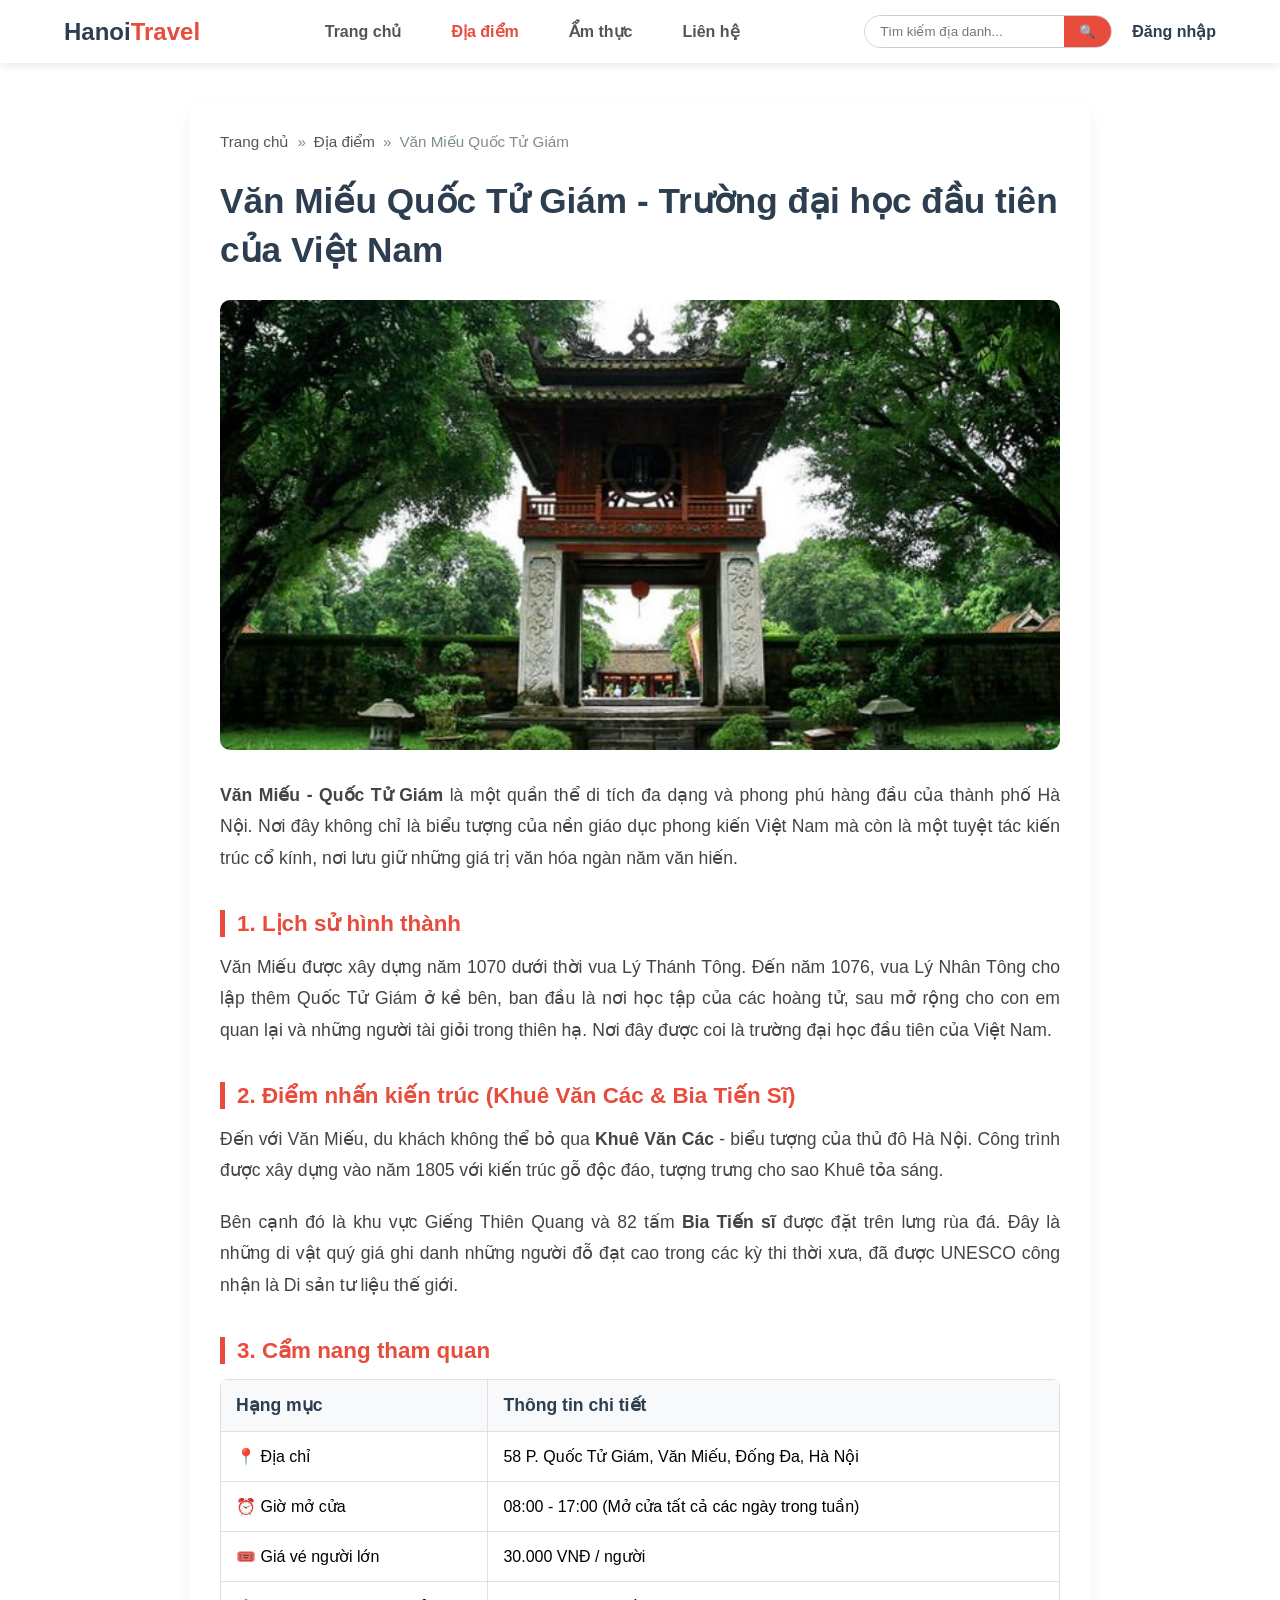
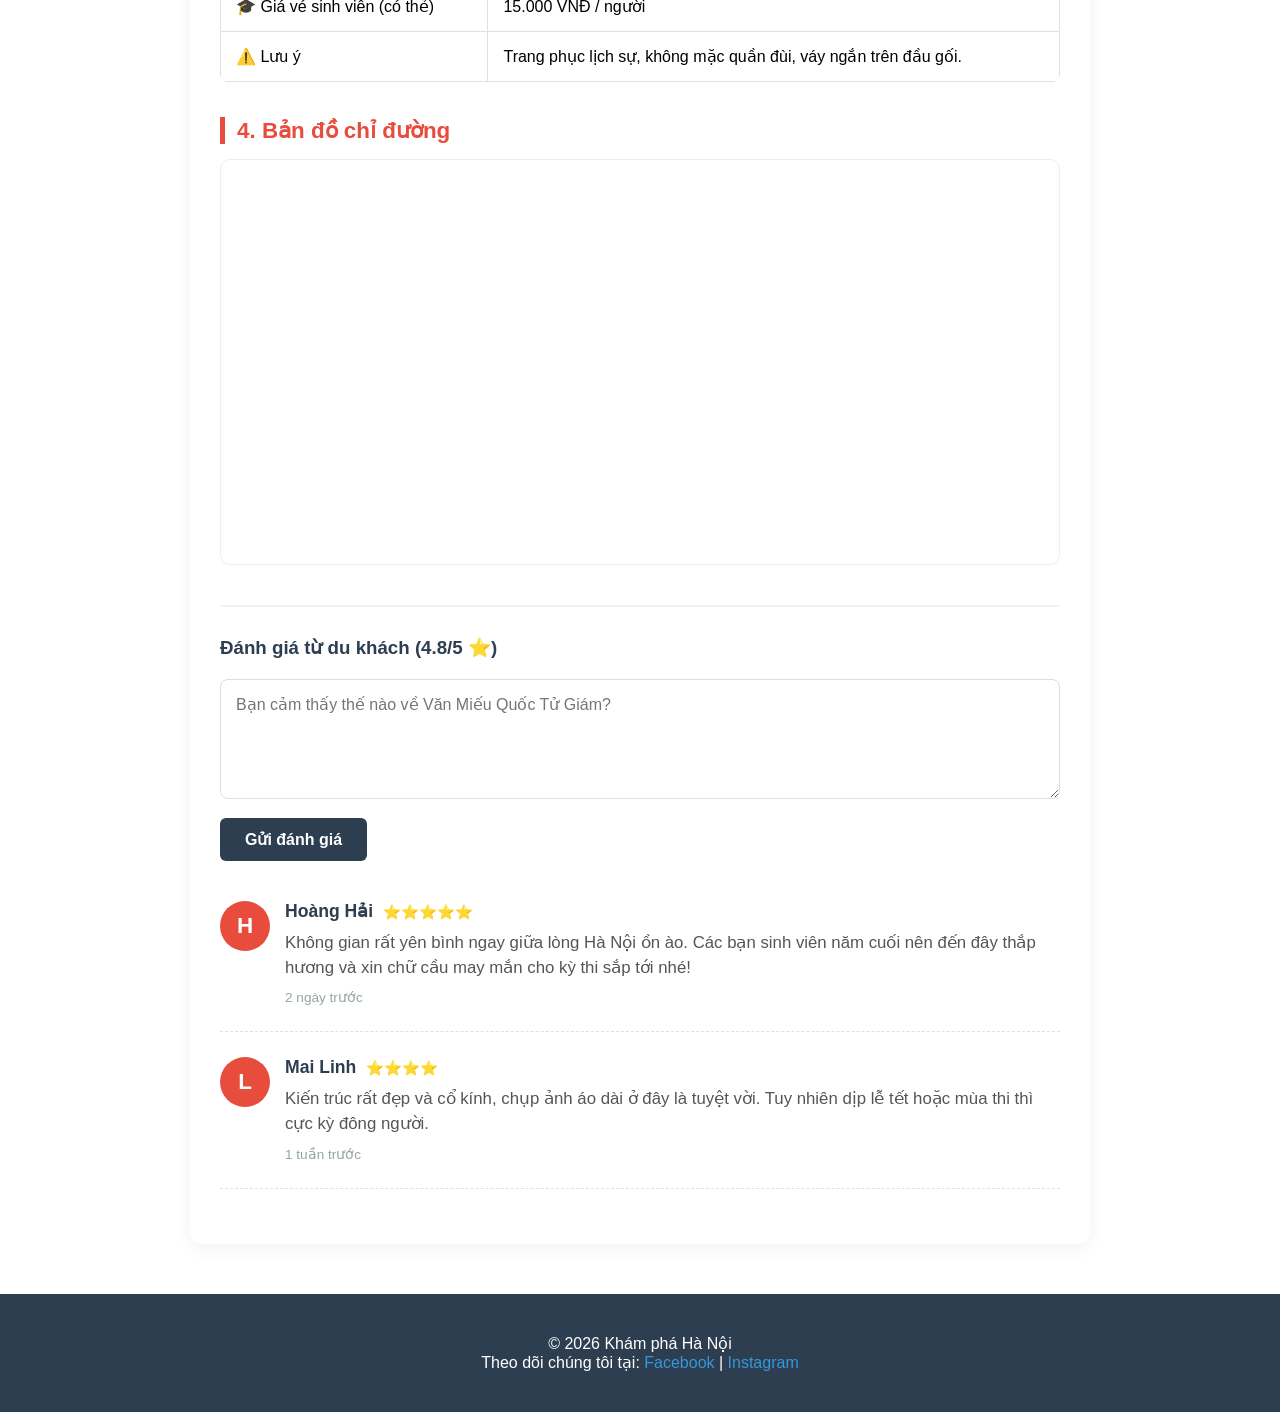
<file: diadiem/vanmieu.html>
<!doctype html>
<html lang="vi">
  <head>
    <meta charset="UTF-8" />
    <meta name="viewport" content="width=device-width, initial-scale=1.0" />
    <title>Văn Miếu Quốc Tử Giám</title>
    <link rel="stylesheet" href="/style.css" />
  </head>
  <body>
    <header class="header">
      <div class="logo">
        <h2>Hanoi<span>Travel</span></h2>
      </div>
      <nav class="menu">
        <ul>
          <li><a href="/index.html">Trang chủ</a></li>
          <li>
            <a href="/index.html#featured" class="active">Địa điểm</a>
          </li>
          <li><a href="/amthuc.html">Ẩm thực</a></li>
          <li><a href="/lienhe.html">Liên hệ</a></li>
        </ul>
      </nav>
      <div class="header-right">
        <div class="tk">
          <input type="text" placeholder="Tìm kiếm địa danh..." />
          <button type="button">🔍</button>
        </div>
        <div class="auth-buttons">
          <a href="#" class="login">Đăng nhập</a>
        </div>
      </div>
    </header>

    <main class="trang-chitiet">
      <ul class="dieuhuong">
        <li><a href="/index.html">Trang chủ</a></li>
        <li>&raquo;</li>
        <li><a href="/index.html#featured">Địa điểm</a></li>
        <li>&raquo;</li>
        <li>Văn Miếu Quốc Tử Giám</li>
      </ul>

      <div class="phan-dau-chitiet">
        <h1>Văn Miếu Quốc Tử Giám - Trường đại học đầu tiên của Việt Nam</h1>
        <div class="anh-bia">
          <img src="/img/vanmieutoancanh.jpg" alt="Văn Miếu Toàn cảnh" />
        </div>
      </div>

      <div class="noidung-baiviet">
        <p>
          <strong>Văn Miếu - Quốc Tử Giám</strong> là một quần thể di tích đa
          dạng và phong phú hàng đầu của thành phố Hà Nội. Nơi đây không chỉ là
          biểu tượng của nền giáo dục phong kiến Việt Nam mà còn là một tuyệt
          tác kiến trúc cổ kính, nơi lưu giữ những giá trị văn hóa ngàn năm văn
          hiến.
        </p>

        <h3>1. Lịch sử hình thành</h3>
        <p>
          Văn Miếu được xây dựng năm 1070 dưới thời vua Lý Thánh Tông. Đến năm
          1076, vua Lý Nhân Tông cho lập thêm Quốc Tử Giám ở kề bên, ban đầu là
          nơi học tập của các hoàng tử, sau mở rộng cho con em quan lại và những
          người tài giỏi trong thiên hạ. Nơi đây được coi là trường đại học đầu
          tiên của Việt Nam.
        </p>

        <h3>2. Điểm nhấn kiến trúc (Khuê Văn Các & Bia Tiến Sĩ)</h3>
        <p>
          Đến với Văn Miếu, du khách không thể bỏ qua
          <strong>Khuê Văn Các</strong> - biểu tượng của thủ đô Hà Nội. Công
          trình được xây dựng vào năm 1805 với kiến trúc gỗ độc đáo, tượng trưng
          cho sao Khuê tỏa sáng.
        </p>
        <p>
          Bên cạnh đó là khu vực Giếng Thiên Quang và 82 tấm
          <strong>Bia Tiến sĩ</strong> được đặt trên lưng rùa đá. Đây là những
          di vật quý giá ghi danh những người đỗ đạt cao trong các kỳ thi thời
          xưa, đã được UNESCO công nhận là Di sản tư liệu thế giới.
        </p>

        <h3>3. Cẩm nang tham quan</h3>
        <table class="bangthongtin">
          <tr>
            <th>Hạng mục</th>
            <th>Thông tin chi tiết</th>
          </tr>
          <tr>
            <td>📍 Địa chỉ</td>
            <td>58 P. Quốc Tử Giám, Văn Miếu, Đống Đa, Hà Nội</td>
          </tr>
          <tr>
            <td>⏰ Giờ mở cửa</td>
            <td>08:00 - 17:00 (Mở cửa tất cả các ngày trong tuần)</td>
          </tr>
          <tr>
            <td>🎟️ Giá vé người lớn</td>
            <td>30.000 VNĐ / người</td>
          </tr>
          <tr>
            <td>🎓 Giá vé sinh viên (có thẻ)</td>
            <td>15.000 VNĐ / người</td>
          </tr>
          <tr>
            <td>⚠️ Lưu ý</td>
            <td>
              Trang phục lịch sự, không mặc quần đùi, váy ngắn trên đầu gối.
            </td>
          </tr>
        </table>

        <h3>4. Bản đồ chỉ đường</h3>
        <div class="ban-do">
          <iframe
            src="https://www.google.com/maps/embed?pb=!1m18!1m12!1m3!1d3724.085810243284!2d105.83294331533206!3d21.029252085998394!2m3!1f0!2f0!3f0!3m2!1i1024!2i768!4f13.1!3m3!1m2!1s0x3135ab9926e8bdc9%3A0x580e078874d5ab1!2zVsSDbiBNaeG6v3UgLSBRdeG7kWMgVOG7rSBHacOhbQ!5e0!3m2!1svi!2s!4v1680000000000!5m2!1svi!2s"
            width="100%"
            height="400"
            style="border: 0"
            allowfullscreen=""
            loading="lazy"
            referrerpolicy="no-referrer-when-downgrade"
          ></iframe>
        </div>
      </div>

      <div class="khu-vuc-binh-luan">
        <h3>Đánh giá từ du khách (4.8/5 ⭐)</h3>

        <form class="form-binh-luan">
          <textarea
            placeholder="Bạn cảm thấy thế nào về Văn Miếu Quốc Tử Giám?"
          ></textarea>
          <button type="reset" class="guidanhgia">Gửi đánh giá</button>
        </form>

        <div class="danh-sach-binh-luan">
          <div class="item-binh-luan">
            <div class="avatar">H</div>
            <div class="noidung-bl">
              <h4>Hoàng Hải <span class="sao">⭐⭐⭐⭐⭐</span></h4>
              <p>
                Không gian rất yên bình ngay giữa lòng Hà Nội ồn ào. Các bạn
                sinh viên năm cuối nên đến đây thắp hương và xin chữ cầu may mắn
                cho kỳ thi sắp tới nhé!
              </p>
              <span class="thoigian">2 ngày trước</span>
            </div>
          </div>

          <div class="item-binh-luan">
            <div class="avatar">L</div>
            <div class="noidung-bl">
              <h4>Mai Linh <span class="sao">⭐⭐⭐⭐</span></h4>
              <p>
                Kiến trúc rất đẹp và cổ kính, chụp ảnh áo dài ở đây là tuyệt
                vời. Tuy nhiên dịp lễ tết hoặc mùa thi thì cực kỳ đông người.
              </p>
              <span class="thoigian">1 tuần trước</span>
            </div>
          </div>
        </div>
      </div>
    </main>

    <footer class="footer">
      <div class="footer-content">
        <p>&copy; 2026 Khám phá Hà Nội</p>
        <p>
          Theo dõi chúng tôi tại: <a href="#">Facebook</a> |
          <a href="#">Instagram</a>
        </p>
      </div>
    </footer>
  </body>
</html>
</file>
<file: style.css>
/* --- 0. RESET & PHÔNG CHỮ --- */
* {
  margin: 0;
  padding: 0;
  box-sizing: border-box;
  font-family: "Segoe UI", Tahoma, Geneva, Verdana, sans-serif;
}
a {
  text-decoration: none;
  color: inherit;
}
/* --- 1. HEADER (Thanh điều hướng dính) --- */
.header {
  display: flex;
  justify-content: space-between;
  align-items: center;
  padding: 15px 5%;
  background-color: #ffffff;
  box-shadow: 0 2px 10px rgba(0, 0, 0, 0.1);
  position: sticky;
  top: 0;
  z-index: 1000;
}
.logo h2 {
  color: #2c3e50;
  font-size: 24px;
}
.logo span {
  color: #e74c3c;
}
.menu ul {
  display: flex;
  list-style: none;
  gap: 50px;
  align-items: center;
}
.menu a {
  font-weight: 600;
  color: #555;
  transition: color 0.3s;
}
.menu a:hover,
.menu a.active {
  color: #e74c3c;
}
.header-right {
  display: flex;
  align-items: center;
  gap: 20px;
}
.tk {
  display: flex;
  border: 1px solid #ccc;
  border-radius: 20px;
  overflow: hidden;
}
.tk input {
  border: none;
  padding: 8px 15px;
  outline: none;
}
.tk button {
  border: none;
  background: #e74c3c;
  color: white;
  padding: 8px 15px;
  cursor: pointer;
}
.login {
  font-weight: bold;
  color: #2c3e50;
}
.banner {
  background-image:
    linear-gradient(rgba(0, 0, 0, 0.6), rgba(0, 0, 0, 0.6)),
    url("/img/ho.jpg");
  background-position: center;
  background-size: cover;
  background-repeat: no-repeat;
  height: 80vh;
  display: flex;
  justify-content: center;
  align-items: center;
  text-align: center;
  color: white;
  padding: 0 20px;
}
.banner-noidung h1 {
  font-size: 60px;
  margin-bottom: 20px;
}
.banner-noidung p {
  font-size: 20px;
  margin-bottom: 30px;
  max-width: 600px;
  margin-left: auto;
  margin-right: auto;
}
.nutkhampha {
  display: inline-block;
  background-color: #e74c3c;
  color: white;
  padding: 12px 30px;
  border-radius: 25px;
  font-size: 1.1rem;
  font-weight: bold;
  transition:
    background-color 0.3s,
    transform 1s;
}
.nutkhampha:hover {
  background-color: #c0392b;
  transform: translateY(-3px); /* Hiệu ứng nảy lên nhẹ khi hover */
}
/* --- 3. BÀI VIẾT NỔI BẬT (Lưới 3 cột) --- */
.diemnoibat {
  padding: 80px 5%;
  max-width: 1200px;
  margin: 0 auto;
}
.tieude {
  text-align: center;
  margin-bottom: 50px;
}
.tieude h2 {
  font-size: 40px;
  color: #2c3e50;
  margin-bottom: 10px;
}
.khung {
  display: grid;
  /* Chia 3 cột bằng nhau, và tự động co thành 1 cột nếu màn hình nhỏ */
  grid-template-columns: repeat(auto-fit, minmax(300px, 1fr));
  gap: 30px;
}
.baiviet {
  background: white;
  border-radius: 10px;
  overflow: hidden;
  box-shadow: 0 5px 15px rgba(0, 0, 0, 0.05);
  transition:
    transform 0.3s ease,
    box-shadow 0.3s ease;
}
/* Hiệu ứng nổi lên khi di chuột vào thẻ bài viết */
.baiviet:hover {
  transform: translateY(-10px);
  box-shadow: 0 15px 30px rgba(0, 0, 0, 0.15);
}
.anh {
  width: 100%;
  height: 220px;
  overflow: hidden; /* Giữ ảnh không tràn ra khỏi bo góc */
}
.anh img {
  width: 100%;
  height: 100%;
  object-fit: cover;
  transition: transform 0.5s ease;
}
.baiviet:hover .anh img {
  transform: scale(1.1);
}
.nd {
  padding: 25px;
}
.nd h3 {
  font-size: 25px;
  color: #2c3e50;
  margin-bottom: 15px;
}
.nd p {
  color: #666;
  font-size: 15px;
  margin-bottom: 20px;
  height: 70px;
}
.chitiet {
  color: #e74c3c;
  font-weight: bold;
  font-size: 0.9rem;
  text-transform: uppercase;
}
.chitiet:hover {
  text-decoration: underline;
}
/* --- 4. FOOTER --- */
.footer {
  background-color: #2c3e50;
  color: white;
  text-align: center;
  padding: 40px 20px;
  margin-top: 50px;
}
.footer a {
  color: #3498db;
}
.footer a:hover {
  text-decoration: underline;
}
/* ======================================================
   CSS DÀNH RIÊNG CHO TRANG CHI TIẾT (detail.html)
   ====================================================== */

.trang-chitiet {
  max-width: 900px; /* Thu hẹp lại một chút để dễ đọc văn bản hơn */
  margin: 40px auto;
  padding: 30px;
  background: #ffffff;
  border-radius: 12px;
  box-shadow: 0 5px 20px rgba(0, 0, 0, 0.05);
}
/* Breadcrumb (Thanh điều hướng) */
.dieuhuong {
  display: flex;
  list-style: none;
  gap: 8px;
  color: #7f8c8d;
  font-size: 0.95rem;
  margin-bottom: 25px;
}
.dieuhuong a {
  color: #555;
  font-weight: 500;
}
.dieuhuong a:hover {
  color: #e74c3c;
}
/* Tiêu đề & Ảnh bìa */
.phan-dau-chitiet h1 {
  font-size: 2.2rem;
  color: #2c3e50;
  margin-bottom: 25px;
  line-height: 1.4;
}
.anh-bia {
  width: 100%;
  height: 450px;
  border-radius: 10px;
  overflow: hidden;
  margin-bottom: 30px;
}
.anh-bia img {
  width: 100%;
  height: 100%;
  object-fit: cover;
}
/* Nội dung bài viết */
.noidung-baiviet p {
  font-size: 1.1rem;
  line-height: 1.8;
  color: #444;
  margin-bottom: 20px;
  text-align: justify;
}
.noidung-baiviet h3 {
  margin: 35px 0 15px 0;
  color: #e74c3c;
  border-left: 5px solid #e74c3c;
  padding-left: 12px;
  font-size: 1.4rem;
}
/* Bảng thông tin (Bắt buộc phải đẹp để lấy điểm UI) */
.bangthongtin {
  width: 100%;
  border-collapse: collapse;
  margin-bottom: 30px;
  border-radius: 8px;
  overflow: hidden; /* Giữ bo góc cho table */
}
.bangthongtin th,
.bangthongtin td {
  border: 1px solid #e0e0e0;
  padding: 15px;
  text-align: left;
}
.bangthongtin th {
  background-color: #f8f9fa;
  color: #2c3e50;
  font-weight: bold;
  font-size: 1.1rem;
}
.bangthongtin tr:hover {
  background-color: #fcfcfc;
}
/* Bản đồ */
.ban-do {
  border-radius: 10px;
  overflow: hidden;
  margin-bottom: 40px;
  border: 1px solid #eee;
}
/* Khu vực Bình luận */
.khu-vuc-binh-luan {
  border-top: 2px solid #f1f2f6;
  padding-top: 30px;
  margin-top: 40px;
}
.khu-vuc-binh-luan h3 {
  color: #2c3e50;
  margin-bottom: 20px;
}
.form-binh-luan textarea {
  width: 100%;
  height: 120px;
  padding: 15px;
  border: 1px solid #ddd;
  border-radius: 8px;
  resize: vertical; /* Cho phép kéo giãn chiều dọc */
  font-family: inherit;
  font-size: 1rem;
  margin-bottom: 15px;
  outline: none;
}
.form-binh-luan textarea:focus {
  border-color: #e74c3c;
}
.guidanhgia {
  background: #2c3e50;
  color: white;
  border: none;
  padding: 12px 25px;
  border-radius: 6px;
  cursor: pointer;
  font-weight: bold;
  font-size: 1rem;
  transition: background 0.3s;
}
.guidanhgia:hover {
  background: #e74c3c;
}
/* Danh sách Comment */
.danh-sach-binh-luan {
  margin-top: 40px;
}
.item-binh-luan {
  display: flex;
  gap: 15px;
  margin-bottom: 25px;
  padding-bottom: 25px;
  border-bottom: 1px dashed #e0e0e0;
}
.avatar {
  width: 50px;
  height: 50px;
  background: #e74c3c;
  color: white;
  border-radius: 50%;
  display: flex;
  justify-content: center;
  align-items: center;
  font-size: 1.4rem;
  font-weight: bold;
  flex-shrink: 0; /* Không cho avatar bị bóp méo */
}
.noidung-bl h4 {
  margin-bottom: 8px;
  color: #2c3e50;
  font-size: 1.1rem;
}
.noidung-bl p {
  font-size: 1.05rem;
  color: #555;
  margin-bottom: 8px;
  line-height: 1.5;
}
.sao {
  color: #f39c12;
  font-size: 0.9rem;
  margin-left: 5px;
}
.thoigian {
  font-size: 0.85rem;
  color: #95a5a6;
}
/* =========================================
   GIAO DIỆN LƯỚI ẢNH (HOVER OVERLAY) CHO ẨM THỰC
   ========================================= */
.khu-vuc-am-thuc {
  max-width: 1200px;
  margin: 0 auto;
  padding: 80px 5%;
}
.khung-luoi-am-thuc {
  display: grid;
  /* Chia 3 cột tự động co giãn */
  grid-template-columns: repeat(auto-fit, minmax(320px, 1fr));
  gap: 30px;
}
/* KHỐI THẺ MÓN ĂN CHÍNH */
.the-mon-an {
  position: relative; /* Đặt làm mốc tọa độ cho lớp phủ */
  border-radius: 15px;
  overflow: hidden; /* Giấu đi những phần bị tràn ra ngoài */
  height: 380px; /* Cố định chiều cao cho tất cả ảnh bằng nhau */
  box-shadow: 0 5px 15px rgba(0, 0, 0, 0.1);
  cursor: pointer;
}
/* ẢNH ĐỒ ĂN BÊN DƯỚI */
.anh-mon {
  width: 100%;
  height: 100%;
  object-fit: cover;
  transition: transform 0.5s ease; /* Hiệu ứng zoom ảnh */
}
/* LỚP MÀN PHỦ MÀU ĐEN (NẰM ĐÈ LÊN ẢNH) */
.lop-phu {
  position: absolute;
  top: 0;
  left: 0;
  right: 0;
  bottom: 0;
  background: rgba(0, 0, 0, 0.75); /* Màu đen trong suốt 75% */
  /* Căn giữa chữ bên trong */
  display: flex;
  flex-direction: column;
  justify-content: center;
  align-items: center;
  text-align: center;
  padding: 30px;
  /* Ẩn lớp phủ đi khi chưa hover */
  opacity: 0;
  transition: opacity 0.4s ease;
}
/* Khi hover vào thẻ -> Hiện lớp màn phủ lên */
.the-mon-an:hover .lop-phu {
  opacity: 1;
}
/* HIỆU ỨNG TRƯỢT CHỮ TRONG LỚP PHỦ */
.ten-mon {
  color: #f1c40f; /* Màu vàng cam nhạt */
  font-size: 1.8rem;
  margin-bottom: 15px;
  transform: translateY(-20px); /* Kéo chữ lên trên một chút */
  transition: transform 0.4s ease;
}
.mo-ta-mon {
  color: #ecf0f1;
  font-size: 1.05rem;
  line-height: 1.6;
  margin-bottom: 25px;
  transform: translateY(20px); /* Đẩy chữ xuống dưới một chút */
  transition: transform 0.4s ease;
}
.chi-tiet-mon {
  display: inline-block;
  padding: 10px 25px;
  border: 2px solid #e74c3c;
  color: white;
  font-weight: bold;
  border-radius: 25px;
  transition: background 0.3s;
  transform: translateY(20px); /* Đẩy nút xuống dưới một chút */
  transition:
    transform 0.4s ease,
    background 0.3s;
}
/* Khi hover vào thẻ -> Toàn bộ chữ và nút sẽ trượt về vị trí ban đầu (tạo hiệu ứng 2 chiều hút vào nhau) */
.the-mon-an:hover .ten-mon,
.the-mon-an:hover .mo-ta-mon,
.the-mon-an:hover .chi-tiet-mon {
  transform: translateY(0);
}
/* =========================================
   GIAO DIỆN TRANG LIÊN HỆ
   ========================================= */
/* Ảnh nền riêng cho Banner trang Liên hệ */
.banner-lienhe {
  background:
    linear-gradient(rgba(0, 0, 0, 0.5), rgba(0, 0, 0, 0.7)),
    url("https://images.unsplash.com/photo-1509062522246-3755977927d7?auto=format&fit=crop&w=1920&q=80")
      center/cover;
}
/* Bố cục chính 2 cột */
.khu-vuc-lien-he {
  display: flex;
  flex-wrap: wrap; /* Cho phép rớt dòng trên màn hình nhỏ */
  gap: 50px;
  max-width: 1100px;
  margin: 60px auto;
  padding: 0 5%;
}
/* Chia đều 50-50 cho 2 cột */
.thong-tin-lh,
.form-lh {
  flex: 1;
  min-width: 300px; /* Đảm bảo không bị bóp quá nhỏ trên điện thoại */
}
/* --- TRANG TRÍ CỘT TRÁI (THÔNG TIN) --- */
.thong-tin-lh h3,
.form-lh h3 {
  font-size: 1.8rem;
  color: #2c3e50;
  margin-bottom: 20px;
  border-bottom: 3px solid #e74c3c;
  display: inline-block;
  padding-bottom: 5px;
}
.thong-tin-lh p {
  color: #555;
  line-height: 1.6;
  margin-bottom: 25px;
}
.danh-sach-lh {
  list-style: none;
  margin-bottom: 30px;
}
.danh-sach-lh li {
  margin-bottom: 15px;
  font-size: 1.05rem;
  color: #444;
}
/* --- TRANG TRÍ CỘT PHẢI (FORM ĐIỀN) --- */
.form-lh {
  background: #ffffff;
  padding: 35px;
  border-radius: 15px;
  box-shadow: 0 10px 30px rgba(0, 0, 0, 0.05);
}
.nhom-nhap-lieu {
  margin-bottom: 20px;
}
.nhom-nhap-lieu label {
  display: block;
  font-weight: 600;
  margin-bottom: 8px;
  color: #2c3e50;
}
/* Trang trí ô nhập chữ */
.nhom-nhap-lieu input,
.nhom-nhap-lieu textarea {
  width: 100%;
  padding: 12px 15px;
  border: 1px solid #ccc;
  border-radius: 8px;
  font-family: inherit; /* Kế thừa font chữ chung của web */
  font-size: 1rem;
  background: #f9f9f9;
  transition: all 0.3s ease;
  outline: none; /* Tắt viền đen mặc định của trình duyệt */
}
.nut-gui-tin {
  width: 100%;
  background: #e74c3c;
  color: white;
  font-size: 1.1rem;
  font-weight: bold;
  padding: 15px;
  border: none;
  border-radius: 8px;
  cursor: pointer;
  transition:
    background 0.3s,
    transform 0.2s;
}
.nut-gui-tin:hover {
  background: #c0392b;
  transform: translateY(-2px);
}
</file>
